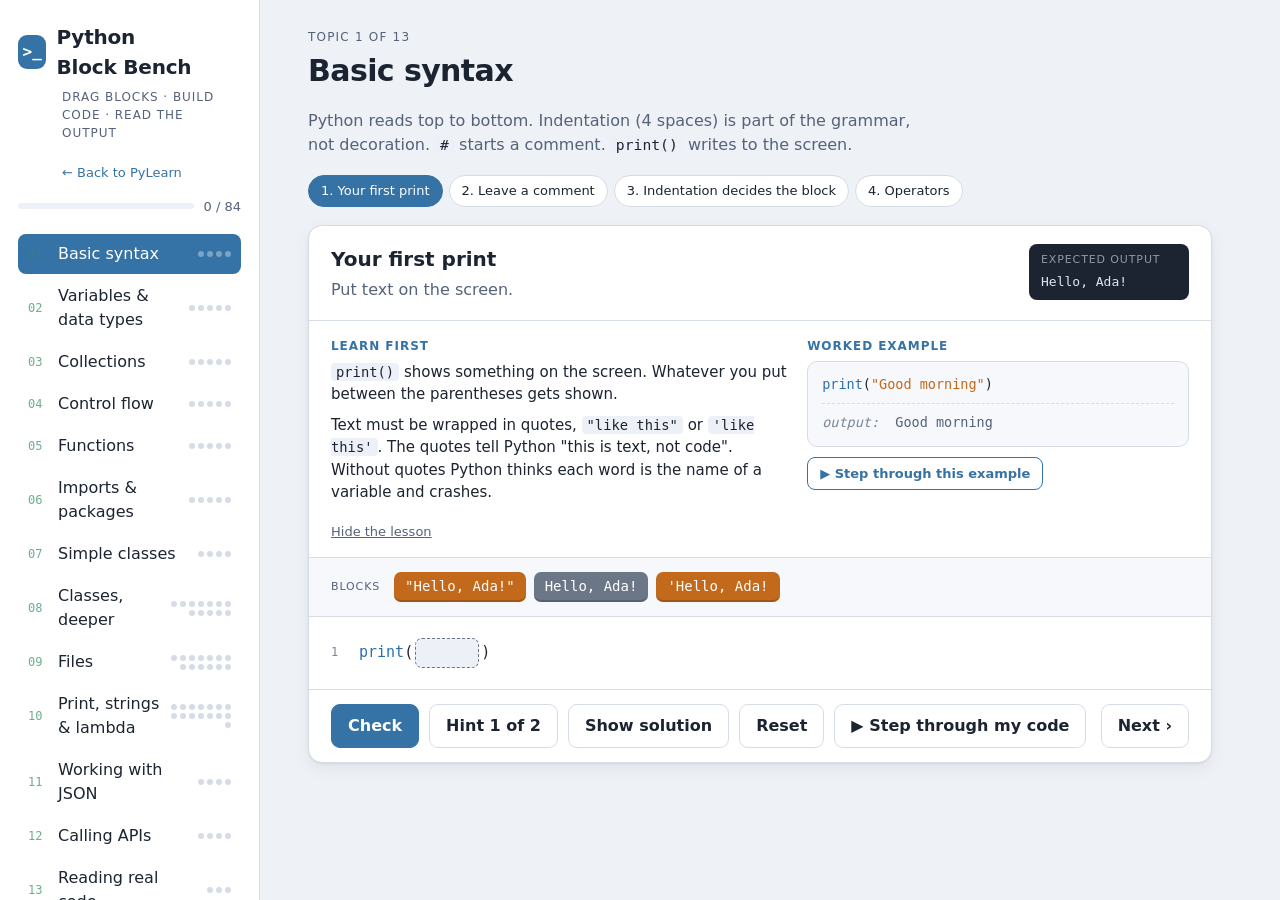
<file: docs/blocks/index.html>
<!doctype html>
<html lang="en">
<head>
<meta charset="utf-8">
<meta name="viewport" content="width=device-width, initial-scale=1">
<meta name="color-scheme" content="light dark">
<meta name="description" content="Python Block Bench: 84 drag-and-drop puzzles covering syntax, types, f-strings, collections, control flow, functions, imports, classes, inheritance, files, string methods, lambda, error handling, JSON and API calls. Step through any solution line by line.">
<title>Python Block Bench · PyLearn</title>
<link rel="icon" href="/pytor.webp">
</head>
<body>

<style>
:root{
  --bg:#EEF1F5; --panel:#FFFFFF; --panel2:#F6F8FB; --ink:#1B2430; --ink2:#55627A; --line:#D6DCE6;
  --accent:#3572A5; --accent-ink:#FFFFFF; --ok:#2E8B57; --ok-bg:#E4F4EA; --bad:#B4432F; --bad-bg:#FBE9E5;
  --kw:#7A4BC2; --str:#C2691B; --num:#2F8F5B; --fn:#2A6FB0; --punc:#6B7686; --name:#3B4A63; --cmt:#7B8797;
  --slot:#EDF1F7; --slot-hover:#DCE7F5; --term:#1B2430; --term-ink:#DDE6F0;
  --shadow:0 1px 2px rgba(20,30,50,.08),0 6px 18px rgba(20,30,50,.06);
}
@media (prefers-color-scheme: dark){
  :root:not([data-theme="light"]){
    --bg:#12161C; --panel:#1B2129; --panel2:#222A34; --ink:#E6EBF2; --ink2:#9AA7B8; --line:#2E3946;
    --accent:#6FA8DC; --accent-ink:#0F1620; --ok:#5CC48A; --ok-bg:#1B3327; --bad:#E58A78; --bad-bg:#3A231E;
    --kw:#B892F0; --str:#F0A86A; --num:#7DD3A0; --fn:#7FB6EC; --punc:#94A0B2; --name:#C9D3E0; --cmt:#7B8797;
    --slot:#28313D; --slot-hover:#34445A; --term:#0C1016; --term-ink:#DDE6F0;
    --shadow:0 1px 2px rgba(0,0,0,.4),0 6px 18px rgba(0,0,0,.35);
  }
}
:root[data-theme="dark"]{
  --bg:#12161C; --panel:#1B2129; --panel2:#222A34; --ink:#E6EBF2; --ink2:#9AA7B8; --line:#2E3946;
  --accent:#6FA8DC; --accent-ink:#0F1620; --ok:#5CC48A; --ok-bg:#1B3327; --bad:#E58A78; --bad-bg:#3A231E;
  --kw:#B892F0; --str:#F0A86A; --num:#7DD3A0; --fn:#7FB6EC; --punc:#94A0B2; --name:#C9D3E0; --cmt:#7B8797;
  --slot:#28313D; --slot-hover:#34445A; --term:#0C1016; --term-ink:#DDE6F0;
  --shadow:0 1px 2px rgba(0,0,0,.4),0 6px 18px rgba(0,0,0,.35);
}
*{box-sizing:border-box}
.back{display:inline-block;font-size:13px;color:var(--accent);text-decoration:none;margin:0 0 14px 44px}
.back:hover{text-decoration:underline}
@media (max-width:860px){.back{margin:0 0 8px}}
body{background:var(--bg);color:var(--ink);font-family:system-ui,-apple-system,"Segoe UI",Roboto,sans-serif;font-size:16px;line-height:1.5;margin:0}
h1,h2,h3{font-family:system-ui,-apple-system,"Segoe UI",Roboto,sans-serif;text-wrap:balance;margin:0}
code,.mono{font-family:ui-monospace,"Cascadia Code",Menlo,Consolas,monospace}
button{font:inherit;cursor:pointer}
:focus-visible{outline:2px solid var(--accent);outline-offset:2px}

.app{display:grid;grid-template-columns:260px 1fr;min-height:100vh}

.side{background:var(--panel);border-right:1px solid var(--line);padding:22px 18px;position:sticky;top:0;height:100vh;overflow:auto}
.brand{display:flex;align-items:center;gap:10px;margin-bottom:6px}
.logo{width:34px;height:34px;border-radius:9px;background:var(--accent);color:var(--accent-ink);display:grid;place-items:center;font-family:ui-monospace,"Cascadia Code",Menlo,Consolas,monospace;font-weight:600}
.brand h1{font-size:20px;font-weight:700;letter-spacing:-.01em}
.tag{font-size:12px;color:var(--ink2);text-transform:uppercase;letter-spacing:.08em;margin:0 0 18px 44px}
.total{display:flex;align-items:center;gap:10px;font-size:13px;color:var(--ink2);margin-bottom:18px}
.bar{flex:1;height:6px;background:var(--slot);border-radius:3px;overflow:hidden}
.bar i{display:block;height:100%;background:var(--ok);width:0;transition:width .3s}
.nav{display:flex;flex-direction:column;gap:2px}
.nav button{display:grid;grid-template-columns:22px 1fr auto;gap:8px;align-items:center;text-align:left;border:0;background:transparent;color:var(--ink);padding:8px 10px;border-radius:8px}
.nav button:hover{background:var(--panel2)}
.nav button.active{background:var(--accent);color:var(--accent-ink)}
.nav .n{font-family:ui-monospace,"Cascadia Code",Menlo,Consolas,monospace;font-size:12px;opacity:.7}
.nav .dots{display:flex;gap:3px;flex-wrap:wrap;justify-content:flex-end;max-width:63px}
.nav .dots i{width:6px;height:6px;border-radius:50%;background:var(--line);display:block}
.nav .dots i.done{background:var(--ok)}
.nav button.active .dots i{background:rgba(255,255,255,.35)}
.nav button.active .dots i.done{background:#fff}

.main{padding:28px clamp(16px,4vw,48px) 60px;max-width:1000px}
.sec-head{margin-bottom:18px}
.eyebrow{font-size:12px;text-transform:uppercase;letter-spacing:.1em;color:var(--ink2)}
.sec-head h2{font-size:30px;font-weight:700;letter-spacing:-.02em;margin:2px 0 8px}
.intro{color:var(--ink2);max-width:62ch}
.intro code{background:var(--slot);padding:1px 5px;border-radius:4px;font-size:.92em;color:var(--ink)}

.exlist{display:flex;gap:6px;flex-wrap:wrap;margin:16px 0 18px}
.exlist button{border:1px solid var(--line);background:var(--panel);color:var(--ink);border-radius:999px;padding:5px 12px;font-size:13px}
.exlist button.active{border-color:var(--accent);background:var(--accent);color:var(--accent-ink)}
.exlist button.done::before{content:"✓ ";color:var(--ok)}
.exlist button.active.done::before{color:var(--accent-ink)}

.card{background:var(--panel);border:1px solid var(--line);border-radius:14px;box-shadow:var(--shadow);overflow:hidden}
.goal{padding:18px 22px;border-bottom:1px solid var(--line);display:grid;grid-template-columns:1fr auto;gap:16px;align-items:start}
.goal h3{font-size:20px;font-weight:700}
.goal p{margin:4px 0 0;color:var(--ink2);max-width:62ch}
.want{background:var(--term);color:var(--term-ink);border-radius:8px;padding:8px 12px;font-size:13px;white-space:pre;min-width:160px}
.want b{display:block;font-family:system-ui,-apple-system,"Segoe UI",Roboto,sans-serif;font-weight:400;font-size:11px;text-transform:uppercase;letter-spacing:.08em;opacity:.6;margin-bottom:4px}
@media (max-width:640px){.goal{grid-template-columns:1fr}}

.teach{padding:16px 22px;border-bottom:1px solid var(--line);display:grid;grid-template-columns:1.2fr 1fr;gap:18px;background:var(--panel)}
@media (max-width:760px){.teach{grid-template-columns:1fr}}
.teach h4{margin:0 0 6px;font-size:12px;text-transform:uppercase;letter-spacing:.08em;color:var(--accent)}
.teach p{margin:0 0 8px;font-size:15px;max-width:60ch}
.teach p:last-child{margin-bottom:0}
.teach code{background:var(--slot);padding:1px 5px;border-radius:4px;font-size:.92em}
.teach .example{background:var(--panel2);border:1px solid var(--line);border-radius:10px;padding:12px 14px;font-family:ui-monospace,"Cascadia Code",Menlo,Consolas,monospace;font-size:13.5px;white-space:pre;overflow-x:auto;line-height:1.6}
.teach .example .outl{border-top:1px dashed var(--line);margin-top:8px;padding-top:8px;color:var(--ink2)}
.teach .example .outl::before{content:"output:  ";color:var(--cmt);font-style:italic}
.teach.collapsed .body{display:none}
.teach .toggle{border:0;background:transparent;color:var(--ink2);font-size:13px;padding:0;text-decoration:underline;justify-self:start}
.palette{padding:14px 22px;background:var(--panel2);border-bottom:1px solid var(--line);display:flex;flex-wrap:wrap;gap:8px;min-height:58px;align-items:center}
.palette .lbl{font-size:11px;text-transform:uppercase;letter-spacing:.08em;color:var(--ink2);margin-right:6px}
.chip{font-family:ui-monospace,"Cascadia Code",Menlo,Consolas,monospace;font-size:14px;padding:5px 11px;border-radius:7px;color:#fff;border:0;cursor:grab;user-select:none;box-shadow:inset 0 -2px 0 rgba(0,0,0,.18);white-space:pre;line-height:1.4}
.chip:active{cursor:grabbing}
.chip.sel{outline:3px solid var(--ink);outline-offset:1px}
.chip.kw{background:var(--kw)} .chip.str{background:var(--str)} .chip.num{background:var(--num)}
.chip.fn{background:var(--fn)} .chip.punc{background:var(--punc)} .chip.name{background:var(--name)}
.chip.lab{background:var(--panel);color:var(--ink);border:1.5px solid var(--accent);font-family:system-ui,-apple-system,"Segoe UI",Roboto,sans-serif;font-size:13px;box-shadow:none}
.palette.empty::after{content:"All blocks placed. Press Check.";font-size:13px;color:var(--ink2)}

.canvas{padding:18px 22px;overflow-x:auto}
.codeline{font-family:ui-monospace,"Cascadia Code",Menlo,Consolas,monospace;font-size:15px;line-height:2.1;white-space:pre;display:flex;align-items:center;min-height:36px}
.codeline .ln{width:28px;color:var(--cmt);font-size:12px;user-select:none;flex:none}
.k{color:var(--kw);font-weight:600}.s{color:var(--str)}.n{color:var(--num)}.f{color:var(--fn)}.c{color:var(--cmt);font-style:italic}
.slot{display:inline-flex;align-items:center;min-width:64px;height:30px;padding:0 6px;border-radius:7px;background:var(--slot);border:1.5px dashed var(--punc);vertical-align:middle;margin:0 2px}
.slot.over{background:var(--slot-hover);border-style:solid;border-color:var(--accent)}
.slot.filled{border:0;padding:0;background:transparent}
.slot.filled .chip{cursor:pointer}
.slot.right .chip{outline:2px solid var(--ok)}
.slot.wrong .chip{outline:2px solid var(--bad)}
.lspan{display:inline-flex;flex-direction:column;align-items:center;vertical-align:bottom;margin:0 2px}
.lspan .code{padding:0 3px;border-bottom:2px dashed var(--punc);border-radius:2px}
.lspan .slot{min-width:110px;height:26px;font-size:12px;margin-top:2px}
.lspan .chip.lab{padding:2px 8px;font-size:12px}
.lspan.right .code{border-bottom-color:var(--ok);background:var(--ok-bg)}
.lspan.wrong .code{border-bottom-color:var(--bad);background:var(--bad-bg)}
.lcode .codeline{line-height:1.6;align-items:flex-end;min-height:60px}

.plines{display:flex;flex-direction:column;gap:6px}
.pline{display:grid;grid-template-columns:auto 1fr auto;gap:10px;align-items:center;background:var(--panel2);border:1px solid var(--line);border-radius:9px;padding:4px 8px 4px 4px;cursor:grab}
.pline.over{border-color:var(--accent);border-style:dashed}
.pline .grip{color:var(--punc);padding:0 6px;user-select:none}
.pline .code{font-family:ui-monospace,"Cascadia Code",Menlo,Consolas,monospace;font-size:15px;white-space:pre}
.pline .code .ind{display:inline-block;background:repeating-linear-gradient(90deg,transparent 0 30px,var(--line) 30px 31px);border-radius:3px;height:1.4em;vertical-align:middle}
.pline .ctl{display:flex;gap:2px}
.pline .ctl button{border:1px solid var(--line);background:var(--panel);color:var(--ink);width:30px;height:28px;border-radius:6px;font-size:13px}
.pline.right{border-color:var(--ok);background:var(--ok-bg)}
.pline.wrong{border-color:var(--bad);background:var(--bad-bg)}

.actions{display:flex;gap:10px;align-items:center;padding:14px 22px;border-top:1px solid var(--line);flex-wrap:wrap}
.btn{border:1px solid var(--line);background:var(--panel);color:var(--ink);padding:9px 16px;border-radius:9px;font-weight:700}
.btn.primary{background:var(--accent);color:var(--accent-ink);border-color:var(--accent)}
.btn.next{margin-left:auto}
.fb{padding:0 22px 18px;display:none}
.fb.show{display:block}
.msg{border-radius:10px;padding:12px 14px;font-weight:700}
.msg.ok{background:var(--ok-bg);color:var(--ok)}
.msg.bad{background:var(--bad-bg);color:var(--bad)}
.why{margin-top:12px;display:grid;grid-template-columns:1fr 1fr;gap:12px}
@media (max-width:700px){.why{grid-template-columns:1fr}}
.why .box{background:var(--panel2);border:1px solid var(--line);border-radius:10px;padding:12px 14px}
.why .box h4{margin:0 0 6px;font-size:12px;text-transform:uppercase;letter-spacing:.08em;color:var(--ink2)}
.why .box p{margin:0;font-size:15px}
.why .box code{background:var(--slot);padding:1px 5px;border-radius:4px;font-size:.92em}
.term{background:var(--term);color:var(--term-ink);border-radius:10px;padding:12px 14px;font-family:ui-monospace,"Cascadia Code",Menlo,Consolas,monospace;font-size:14px;white-space:pre-wrap}
.term::before{content:"$ python main.py\A";color:#7B8797}
.hint{color:var(--ink2);font-size:14px;padding:0 22px 16px;display:none}
.hint.show{display:block}
.hint p{margin:4px 0;padding:8px 12px;background:var(--panel2);border-left:3px solid var(--accent);border-radius:0 8px 8px 0;color:var(--ink)}
.legend{display:flex;gap:12px;flex-wrap:wrap;margin-top:22px;font-size:12px;color:var(--ink2)}
.legend span{display:inline-flex;align-items:center;gap:5px}
.legend i{width:12px;height:12px;border-radius:3px;display:inline-block}
@media (prefers-reduced-motion: reduce){*{transition:none !important}}
@media (max-width:860px){
  .app{grid-template-columns:1fr}
  .side{position:static !important;height:auto !important;border-right:0;border-bottom:1px solid var(--line);padding:14px 16px 10px}
  .tag,.legend{display:none}
  .brand{margin-bottom:8px}
  .total{margin-bottom:10px}
  .nav{flex-direction:row;overflow-x:auto;gap:6px;padding-bottom:6px;scrollbar-width:thin}
  .nav button{grid-template-columns:auto auto;flex:none;padding:6px 10px;border:1px solid var(--line);white-space:nowrap;font-size:13px}
  .nav button .n{display:none}
  .main{padding:16px 12px 48px}
  .sec-head h2{font-size:24px}
  .goal,.palette,.canvas,.actions,.teach{padding-left:14px;padding-right:14px}
  .codeline{font-size:14px}
  .btn{padding:9px 12px}
  .btn.next{margin-left:0}
}
@media (pointer:coarse){ .chip{padding:8px 13px;font-size:15px} .slot{min-height:36px;min-width:72px} .pline .ctl button{width:36px;height:34px} .lspan .slot{min-height:30px} }
.touchnote{display:none;font-size:12px;color:var(--ink2);width:100%}
@media (pointer:coarse){ .touchnote{display:block} }
.pline .code{overflow-x:auto;max-width:100%}

/* ---------- Step-through ---------- */
.stepbtn{border:1px solid var(--accent);background:transparent;color:var(--accent);padding:6px 12px;border-radius:8px;font-size:13px;font-weight:700;margin-top:10px}
.stepbtn:hover{background:var(--accent);color:var(--accent-ink)}
.trace{border-top:1px solid var(--line);padding:16px 22px 20px;background:var(--panel2)}
.trace h4{margin:0 0 4px;font-size:12px;text-transform:uppercase;letter-spacing:.08em;color:var(--accent)}
.trace .tstatus{font-size:14px;color:var(--ink2);margin:0 0 10px}
.trace .tsay{font-size:15px;margin:0 0 12px;min-height:1.5em}
.trace .tsay b{color:var(--accent)}
.trace .tsay.err{color:var(--bad);font-weight:700}
.tgrid{display:grid;grid-template-columns:minmax(0,1.3fr) minmax(0,1fr);gap:14px}
@media (max-width:760px){.tgrid{grid-template-columns:1fr}}
.tcode{background:var(--panel);border:1px solid var(--line);border-radius:10px;padding:8px 0;overflow-x:auto}
.tline{font-family:ui-monospace,"Cascadia Code",Menlo,Consolas,monospace;font-size:14px;white-space:pre;line-height:1.7;padding:0 10px 0 0;display:flex;border-left:4px solid transparent}
.tline .tn{width:40px;text-align:right;padding-right:10px;color:var(--cmt);font-size:12px;flex:none;user-select:none}
.tline.prev{background:var(--slot)}
.tline.now{background:var(--slot-hover);border-left-color:var(--accent)}
.tline.now .tn::before{content:"▶ ";color:var(--accent)}
.tline.errl{background:var(--bad-bg);border-left-color:var(--bad)}
.tframes{display:flex;flex-direction:column;gap:10px}
.tframe{background:var(--panel);border:1px solid var(--line);border-radius:10px;overflow:hidden}
.tframe.top{border-color:var(--accent)}
.tframe .ft{font-size:12px;text-transform:uppercase;letter-spacing:.06em;color:var(--ink2);padding:6px 10px;border-bottom:1px solid var(--line);background:var(--panel2)}
.tframe.top .ft{color:var(--accent)}
.tvar{display:grid;grid-template-columns:auto 1fr;gap:4px 10px;padding:8px 10px;align-items:center}
.tvar .vn{font-family:ui-monospace,"Cascadia Code",Menlo,Consolas,monospace;font-size:13px;font-weight:700;color:var(--name)}
.tvar .vv{font-family:ui-monospace,"Cascadia Code",Menlo,Consolas,monospace;font-size:13px;background:var(--panel2);border:1px solid var(--line);border-radius:6px;padding:2px 8px;word-break:break-word;transition:background .4s}
.tvar .vv.chg{background:var(--ok-bg);border-color:var(--ok)}
.tvar .vv i{font-style:normal;font-family:system-ui,-apple-system,"Segoe UI",Roboto,sans-serif;font-size:11px;color:var(--ink2);margin-left:6px}
.tvar .none{grid-column:1/-1;font-size:13px;color:var(--ink2)}
.tout{margin-top:12px}
.tout .term{min-height:44px}
.tctl{display:flex;gap:6px;align-items:center;flex-wrap:wrap;margin-top:12px}
.tctl button{border:1px solid var(--line);background:var(--panel);color:var(--ink);border-radius:8px;padding:7px 12px;font-weight:700;min-width:44px}
.tctl button.primary{background:var(--accent);color:var(--accent-ink);border-color:var(--accent)}
.tctl input[type=range]{flex:1;min-width:120px;accent-color:var(--accent)}
.tctl .tc{font-size:13px;color:var(--ink2);min-width:90px;text-align:right}
</style>

<div class="app">
  <aside class="side">
    <div class="brand"><div class="logo">&gt;_</div><h1>Python Block Bench</h1></div>
    <p class="tag">drag blocks · build code · read the output</p>
    <a class="back" href="/">← Back to PyLearn</a>
    <div class="total"><div class="bar"><i id="totalbar"></i></div><span id="totaltxt">0 / 0</span></div>
    <nav class="nav" id="nav"></nav>
    <div class="legend">
      <span><i style="background:var(--kw)"></i>keyword</span><span><i style="background:var(--str)"></i>string</span>
      <span><i style="background:var(--num)"></i>number</span><span><i style="background:var(--fn)"></i>function / method</span>
      <span><i style="background:var(--name)"></i>name</span><span><i style="background:var(--punc)"></i>punctuation</span>
    </div>
  </aside>
  <main class="main">
    <div class="sec-head" id="sechead"></div>
    <div class="exlist" id="exlist"></div>
    <div class="card" id="card"></div>
  </main>
</div>

<script>
// ---------- Exercise data ----------
// Types: fill (drag blocks into ___ gaps), order (drag lines into order, set indent), label (drag labels onto code parts)
const SECTIONS = [
{ id:'syntax', title:'Basic syntax', intro:'Python reads top to bottom. Indentation (4 spaces) is part of the grammar, not decoration. <code>#</code> starts a comment. <code>print()</code> writes to the screen.', ex:[
 { t:'fill', title:'Your first print', goal:'Put text on the screen.', out:'Hello, Ada!',
   teach:'<p><code>print()</code> shows something on the screen. Whatever you put between the parentheses gets shown.</p><p>Text must be wrapped in quotes, <code>"like this"</code> or <code>\'like this\'</code>. The quotes tell Python "this is text, not code". Without quotes Python thinks each word is the name of a variable and crashes.</p>',
   ex:['print("Good morning")', 'Good morning'],
   code:['print(___)'], ans:[['"Hello, Ada!"',"'Hello, Ada!'"]], extra:['Hello, Ada!',"'Hello, Ada!"],
   hints:['Look at the example: the text sits inside quotes. Which block has a quote at the start AND the end?','The block that starts with " and ends with " is the only one Python accepts as text.'],
   why:'<code>print</code> is a function. The thing inside the parentheses is its argument. Quotes make it a string; without quotes Python looks for a variable named Hello and fails.' },
 { t:'fill', title:'Leave a comment', goal:'Make line 1 a note for humans so Python skips it.', out:'Runs',
   teach:'<p>A comment is a note in the code that Python ignores. It starts with the hash sign <code>#</code> and runs to the end of the line. You use comments to explain what code does.</p><p>Other languages use <code>//</code> or <code>/* */</code>. Python uses only <code>#</code>.</p>',
   ex:['# this is ignored\nprint("only this runs")', 'only this runs'],
   code:['___ This line is for humans only','print("Runs")'], ans:[['#']], extra:['//','--','/*'],
   hints:['In the example, which symbol starts the ignored line?','The hash sign, #. The others belong to other languages.'],
   why:'Everything after <code>#</code> on a line is ignored. Other languages use <code>//</code>; Python does not.' },
 { t:'order', title:'Indentation decides the block', goal:'Order the lines so "Expensive" prints only when the condition is true, and "Done" always prints.', out:'Expensive\nDone',
   teach:'<p>A line ending in a colon <code>:</code> opens a block. The lines that belong to it are pushed in by 4 spaces. That push is called indentation, and in Python it is not optional: it is how Python knows which lines are inside.</p><p>When the indentation goes back to the left edge, the block is over.</p><p>In this puzzle, use the ▸ button to push a line in, ◂ to pull it back.</p>',
   ex:['age = 20\nif age >= 18:\n    print("adult")\nprint("checked")', 'adult\nchecked'],
   lines:[['price = 120',0],['if price > 100:',0],['print("Expensive")',1],['print("Done")',0]],
   hints:['The variable must be created first. Then the if line with the colon. Which one line belongs inside the if?','Order: price, if, print("Expensive") pushed in once, print("Done") at the left edge.'],
   why:'The line indented under <code>if</code> belongs to it. The un-indented <code>print("Done")</code> is outside the if, so it always runs.' },
 { t:'fill', title:'Operators', goal:'Pick the operator that gives each result.', out:'3\n1\n8',
   teach:'<p>Python does maths with operators. The usual four: <code>+ - * /</code>. Three less familiar ones matter too:</p><p><code>//</code> divides and throws away the decimal part (7 // 2 is 3).<br><code>%</code> gives the remainder after division (7 % 2 is 1, because 2 fits three times with 1 left).<br><code>**</code> is "to the power of" (2 ** 3 is 2×2×2 = 8).</p>',
   ex:['print(9 / 2)\nprint(9 // 2)\nprint(9 % 2)\nprint(3 ** 2)', '4.5\n4\n1\n9'],
   code:['print(7 ___ 2)   # 3','print(7 ___ 2)   # 1','print(2 ___ 3)   # 8'], ans:[['//'],['%'],['**']], extra:['/','*','+'],
   hints:['Line 1 wants 3 from 7 and 2: that is division without the decimal. Line 2 wants the leftover. Line 3 wants a power.','Line 1: //. Line 2: %. Line 3: **.'],
   why:'<code>7 // 2</code> drops the decimal (3). <code>7 % 2</code> gives what is left over (1). <code>2 ** 3</code> is 2 to the power 3 (8). Plain <code>/</code> would give 3.5.' },
]},
{ id:'vars', title:'Variables & data types', intro:'A variable is a name pointing at a value. <code>=</code> assigns. Every value has a type: <code>str</code> text, <code>int</code> whole number, <code>float</code> decimal, <code>bool</code> True/False, <code>None</code> nothing. f-strings put values inside text.', ex:[
 { t:'fill', title:'Assign and inspect', goal:'Store a value under a name, then ask Python what type it is.', out:"<class 'int'>",
   teach:'<p>A variable is a name that holds a value. You create one with a single equals sign: <code>name = value</code>. Read it as "name becomes value".</p><p>Every value has a type. <code>type(x)</code> is a function that tells you the type of x. A whole number is an <code>int</code>.</p><p>Careful: <code>==</code> (two signs) means "is equal to?", a question. <code>=</code> (one sign) stores.</p>',
   ex:['city = "Bergen"\nprint(type(city))', "<class 'str'>"],
   code:['points ___ 42','print(___(points))'], ans:[['='],['type']], extra:['==','str','print'],
   hints:['Storing a value uses one equals sign. The function that reports a type is named in the example.','Line 1: =. Line 2: type.'],
   why:'One <code>=</code> assigns. Two <code>==</code> compares. <code>type()</code> returns the class of a value.' },
 { t:'fill', title:'Five types', goal:'Give each variable a value of the type written in the comment after it.', out:"MNQ 21 20.25 True None",
   teach:'<p>The five basic types:</p><p><code>str</code> text, always in quotes: <code>"MNQ"</code>. Note <code>"20"</code> in quotes is text, not a number.<br><code>int</code> whole number, no quotes: <code>20</code>.<br><code>float</code> number with a decimal point: <code>20.25</code>.<br><code>bool</code> only two values, <code>True</code> or <code>False</code>, capital first letter.<br><code>None</code> means "no value here", capital N.</p>',
   ex:['a = "hi"     # str\nb = 3        # int\nc = 3.5      # float\nd = False    # bool\ne = None     # None\nprint(a, b, c, d, e)', 'hi 3 3.5 False None'],
   code:['symbol = ___     # str','qty = ___        # int','price = ___      # float','live = ___       # bool','fill = ___       # None','print(symbol, qty + 1, price, live, fill)'],
   ans:[['"MNQ"'],['20'],['20.25'],['True'],['None']], extra:['"20"','true','null'],
   hints:['Quotes = str. No decimal point = int. Decimal point = float. Capital True = bool. None is spelled with capital N. The lowercase true and null are not Python.','"MNQ", 20, 20.25, True, None.'],
   why:'<code>"20"</code> in quotes is a string, not a number. Python spells booleans <code>True</code>/<code>False</code> with a capital, and nothing is <code>None</code>. JSON uses <code>true</code>/<code>null</code>; Python does not.' },
 { t:'fill', title:'Your first f-string', goal:'Build one sentence from two variables.', out:'MNQ trades at 20125.5',
   teach:'<p>An f-string is text with variables pasted into it. Put the letter <code>f</code> right before the opening quote, then write the variable name inside curly braces <code>{ }</code>.</p><p><code>f"Hello {name}"</code> becomes <code>Hello Ada</code> if name holds "Ada". Without the <code>f</code>, Python prints the braces literally: <code>Hello {name}</code>.</p>',
   ex:['city = "Oslo"\ntemp = 14\nprint(f"{city} is {temp} degrees")', 'Oslo is 14 degrees'],
   code:['symbol = "MNQ"','price = 20125.5','print(___"___ trades at ___")'], ans:[['f'],['{symbol}'],['{price}']], extra:['symbol','"price"','$'],
   hints:['The first gap is the single letter that goes before the quote. The other two gaps are variable names inside curly braces.','f, then {symbol}, then {price}.'],
   why:'<code>f"..."</code> is a formatted string. Anything inside <code>{ }</code> is Python code evaluated and pasted in as text. Without the <code>f</code>, the braces print literally.' },
 { t:'fill', title:'Format numbers inside f-strings', goal:'Show pnl with 2 decimals and wr as a percentage with 1 decimal.', out:'PnL: 1234.50 | Win rate: 62.3%',
   teach:'<p>Inside the braces you can add a colon and a format code to control how a number looks.</p><p><code>{x:.2f}</code> shows x with exactly 2 decimals (the f means fixed decimal).<br><code>{x:.1%}</code> multiplies by 100, adds a % sign, keeps 1 decimal.<br>The number after the dot is how many decimals you want.</p>',
   ex:['price = 3.14159\nshare = 0.5\nprint(f"{price:.1f} and {share:.0%}")', '3.1 and 50%'],
   code:['pnl = 1234.5','wr = 0.6234','print(f"PnL: {pnl___} | Win rate: {wr___}")'], ans:[[':.2f'],[':.1%']], extra:[':.2%',':d',':.1f'],
   hints:['1234.50 has 2 decimals and no % sign. 62.3% has 1 decimal and a % sign.','pnl gets :.2f. wr gets :.1%.'],
   why:'<code>{pnl:.2f}</code> means fixed-point with 2 decimals. <code>{wr:.1%}</code> multiplies by 100, adds %, keeps 1 decimal. This is how you make reports readable.' },
 { t:'order', title:'Values flow downward', goal:'Each line uses the one above it. Put them in an order that runs.', out:'HI ADA',
   teach:'<p>Python runs lines top to bottom. A variable only exists after the line that creates it has run. So if line 3 uses <code>greeting</code>, the line that creates <code>greeting</code> must come earlier.</p><p><code>.upper()</code> is a method on text: <code>"abc".upper()</code> gives <code>"ABC"</code>.</p>',
   ex:['word = "go"\nloud = word.upper()\nprint(loud)', 'GO'],
   lines:[['name = "Ada"',0],['greeting = f"Hi {name}"',0],['shout = greeting.upper()',0],['print(shout)',0]],
   hints:['Which line needs nothing? That goes first. Then find the line that uses only what already exists.','name, greeting, shout, print. Nothing is indented.'],
   why:'A variable must exist before you use it. <code>greeting</code> needs <code>name</code>; <code>shout</code> needs <code>greeting</code>.' },
]},
{ id:'collections', title:'Collections', intro:'Lists <code>[]</code> are ordered and changeable. Dicts <code>{}</code> map keys to values. Tuples <code>()</code> are ordered but frozen. Sets <code>{}</code> hold unique items only. API responses are almost always dicts and lists nested together.', ex:[
 { t:'fill', title:'A list, and picking from it', goal:'Wrap the items in list brackets, then fetch the first one.', out:"['MNQ', 'MGC', 'MES']\nMNQ",
   teach:'<p>A list holds several values in order. You write it with square brackets and commas: <code>[10, 20, 30]</code>.</p><p>You pick one item with its position in square brackets. Positions start at 0, not 1: <code>nums[0]</code> is the first item, <code>nums[1]</code> the second.</p>',
   ex:['colors = ["red", "green", "blue"]\nprint(colors[1])', 'green'],
   code:['symbols = ___"MNQ", "MGC", "MES"___','print(symbols)','print(symbols[___])'], ans:[['['],[']'],['0']], extra:['(',')','1'],
   hints:['Lists use square brackets. The first item is at position zero.','[ and ] around the items, then 0 for the first item.'],
   why:'Square brackets make a list. <code>symbols[0]</code> is the first item because Python indexes from zero. <code>symbols[1]</code> would be MGC.' },
 { t:'fill', title:'A dictionary lookup', goal:'Look up a value by its key.', out:'MNQ',
   teach:'<p>A dictionary stores pairs: a key and its value, like a real dictionary maps a word to a meaning. You write it with curly braces: <code>{"key": value}</code>.</p><p>To get a value, put the key in square brackets: <code>d["key"]</code>. Keys are usually text, so they keep their quotes. <code>d[key]</code> without quotes would look for a variable called key.</p>',
   ex:['person = {"name": "Ola", "age": 30}\nprint(person["age"])', '30'],
   code:['trade = {"symbol": "MNQ", "qty": 2}','print(trade[___])'], ans:[['"symbol"']], extra:['symbol','0','"MNQ"'],
   hints:['You want the value MNQ. Which key is it stored under? Write the key exactly as it appears in the dict, quotes included.','"symbol", with quotes.'],
   why:'A dict has no positions, only keys. <code>trade["symbol"]</code> asks for the value stored under the string key.' },
 { t:'fill', title:'Tuple and set', goal:'Make point a tuple and tags a set.', out:'(1, 2) 2',
   teach:'<p>A tuple is like a list but frozen: once made it cannot change. Round brackets: <code>(1, 2)</code>. Use it for fixed pairs like coordinates.</p><p>A set is a bag of unique items: duplicates vanish. Curly braces with no colons: <code>{"a", "b"}</code>. <code>len()</code> counts items in any collection.</p>',
   ex:['pair = (3, 4)\nletters = {"x", "y", "x"}\nprint(len(letters))', '2'],
   code:['point = ___1, 2___','tags = ___"a", "b", "a"___','print(point, len(tags))'], ans:[['('],[')'],['{'],['}']], extra:['[',']'],
   hints:['Tuples use round brackets, sets use curly braces. The output 2 shows the duplicate "a" was dropped, which only a set does.','( ) around 1, 2 and { } around the strings.'],
   why:'<code>(1, 2)</code> cannot be changed after creation. <code>{"a","b","a"}</code> keeps one "a", so <code>len</code> is 2.' },
 { t:'order', title:'Build a list step by step', goal:'Start empty, add two prices in order, print.', out:'[100, 105]',
   teach:'<p><code>[]</code> is an empty list. <code>mylist.append(x)</code> adds x to the end. The list must exist before you can append to it, and the order you append is the order you get.</p>',
   ex:['names = []\nnames.append("a")\nnames.append("b")\nprint(names)', "['a', 'b']"],
   lines:[['prices = []',0],['prices.append(100)',0],['prices.append(105)',0],['print(prices)',0]],
   hints:['Create the empty list first. The output shows 100 before 105, so which append comes first?','prices = [], append(100), append(105), print.'],
   why:'<code>.append()</code> adds to the end. Appending 100 then 105 gives <code>[100, 105]</code>.' },
 { t:'fill', title:'Loop over a dict', goal:'Walk through every key/value pair.', out:'symbol -> MNQ\nqty -> 2',
   teach:'<p>A <code>for</code> loop repeats its indented body once per item. To loop over a dictionary\'s pairs, call <code>.items()</code> on it. Each round gives you two names: the key and the value.</p><p><code>.keys()</code> would give only keys, <code>.values()</code> only values.</p>',
   ex:['ages = {"Ola": 30, "Kari": 28}\nfor name, age in ages.items():\n    print(name, age)', 'Ola 30\nKari 28'],
   code:['trade = {"symbol": "MNQ", "qty": 2}','for key, value in trade___():','    print(f"{key} -> {value}")'], ans:[['.items']], extra:['.keys','.values','.pairs'],
   hints:['The loop names two things, key and value. Which method gives both at once?','.items'],
   why:'<code>.items()</code> yields (key, value) pairs. This loop is how you inspect any API response.' },
]},
{ id:'flow', title:'Control flow', intro:'<code>if / elif / else</code> pick a branch. <code>for</code> repeats over a collection. <code>while</code> repeats until a condition turns false. <code>break</code> leaves the loop, <code>continue</code> skips to the next round.', ex:[
 { t:'fill', title:'Three branches', goal:'Complete the chain: if, else-if, else.', out:'Flat',
   teach:'<p><code>if</code> checks a condition. <code>elif</code> ("else if") checks another one only if the first was false. <code>else</code> catches everything left over and has no condition. Only one branch runs.</p>',
   ex:['temp = 5\nif temp > 20:\n    print("warm")\nelif temp > 0:\n    print("cool")\nelse:\n    print("freezing")', 'cool'],
   code:['pnl = 0','if pnl > 0:','    print("Green")','___ pnl == 0:','    print("Flat")','___:','    print("Red")'], ans:[['elif'],['else']], extra:['else if','elseif','then'],
   hints:['Python writes "else if" as one short word. The final catch-all has no condition.','elif, then else.'],
   why:'<code>elif</code> is Python\'s "else if". <code>else</code> takes no condition. Only the first true branch runs.' },
 { t:'order', title:'A for loop with a body', goal:'Print each symbol, then print done once.', out:'MNQ\nMGC\ndone',
   teach:'<p><code>for s in symbols:</code> runs the indented lines once for each item, with <code>s</code> holding the current item. A line at the left edge after the loop runs once, after the loop is finished.</p>',
   ex:['for n in [1, 2]:\n    print(n)\nprint("end")', '1\n2\nend'],
   lines:[['symbols = ["MNQ", "MGC"]',0],['for s in symbols:',0],['print(s)',1],['print("done")',0]],
   hints:['The list must exist before the loop. Only the line that repeats goes inside (indented).','symbols, for, print(s) indented once, print("done") at the edge.'],
   why:'The indented line runs once per item. The un-indented <code>print("done")</code> runs after the loop finishes.' },
 { t:'fill', title:'Count down with while', goal:'Loop while n is above zero, printing and shrinking n each round.', out:'3\n2\n1',
   teach:'<p><code>while condition:</code> repeats its body as long as the condition is true. Something inside must change the condition or the loop never ends.</p><p><code>n -= 1</code> is shorthand for <code>n = n - 1</code>. <code>n += 1</code> adds one.</p>',
   ex:['n = 0\nwhile n < 2:\n    print(n)\n    n += 1', '0\n1'],
   code:['n = 3','while n ___ 0:','    print(n)','    n ___ 1'], ans:[['>'],['-=']], extra:['<','=-','+='],
   hints:['n starts at 3 and must keep going while it is bigger than 0. Each round n must get smaller.','> and -=.'],
   why:'<code>while</code> re-checks the condition every round. <code>n -= 1</code> shrinks n. Forget it and the loop never ends.' },
 { t:'fill', title:'break and continue', goal:'Skip even numbers, stop once n passes 7.', out:'1\n3\n5\n7',
   teach:'<p>Two words control a loop from inside.</p><p><code>continue</code> skips the rest of this round and jumps to the next item.<br><code>break</code> stops the whole loop immediately.</p><p><code>range(10)</code> gives 0,1,2,...,9. <code>n % 2 == 0</code> is true for even numbers.</p>',
   ex:['for n in range(5):\n    if n == 1:\n        continue\n    if n == 3:\n        break\n    print(n)', '0\n2'],
   code:['for n in range(10):','    if n % 2 == 0:','        ___','    if n > 7:','        ___','    print(n)'], ans:[['continue'],['break']], extra:['pass','stop','skip'],
   hints:['Even numbers should be skipped, not stop the loop. Passing 7 should end everything.','continue for the even check, break for n > 7.'],
   why:'<code>continue</code> jumps to the next n without printing. <code>break</code> exits the whole loop at n = 9.' },
 { t:'order', title:'Nested indentation', goal:'An if inside a for. Two levels of indent.', out:'big: 150\nbig: 200\nend',
   teach:'<p>Blocks can sit inside blocks. Each colon opens a new level, and each level is pushed in by 4 more spaces. An <code>if</code> inside a <code>for</code> is indented once; the line inside that <code>if</code> is indented twice.</p>',
   ex:['for x in [1, 5]:\n    if x > 3:\n        print("large")\nprint("done")', 'large\ndone'],
   lines:[['for p in [50, 150, 200]:',0],['if p > 100:',1],['print(f"big: {p}")',2],['print("end")',0]],
   hints:['for at the edge. The if is inside the for (one push). The print is inside the if (two pushes). "end" is outside everything.','Indents: 0, 1, 2, 0 in that order.'],
   why:'Each colon opens a block, and each block indents one more level. <code>print("end")</code> at level 0 is outside both.' },
]},
{ id:'functions', title:'Functions', intro:'<code>def</code> defines a function. The names in the parentheses are <b>parameters</b> (placeholders). The values you pass when calling are <b>arguments</b>. <code>return</code> sends a value back to the caller.', ex:[
 { t:'fill', title:'Define, return, call', goal:'Write a function that takes a name and returns a greeting, then call it.', out:'Hi Ada',
   teach:'<p>A function is a named, reusable block of code. <code>def greet(name):</code> defines one called greet. The <code>name</code> in the parentheses is a <b>parameter</b>: a placeholder for whatever value comes in.</p><p><code>return</code> sends a result back out. Calling <code>greet("Ada")</code> runs the function with name = "Ada". That "Ada" is the <b>argument</b>: the real value you pass.</p><p>Parameter = the slot. Argument = what you put in the slot.</p>',
   ex:['def double(x):\n    return x * 2\n\nprint(double(21))', '42'],
   code:['___ greet(name):','    ___ f"Hi {name}"','print(greet(___))'], ans:[['def'],['return'],['"Ada"']], extra:['function','print','name'],
   hints:['Line 1 starts a definition. Line 2 sends the result out. Line 3 passes a real value in, and it is text.','def, return, "Ada" with quotes.'],
   why:'<code>name</code> is the parameter. <code>"Ada"</code> is the argument. <code>return</code> hands the result to <code>print</code>.' },
 { t:'label', title:'Name the parts', goal:'Drag each label onto the matching part of the code.',
   teach:'<p>Read the code below in two halves. The <code>def</code> line is the <b>definition</b>: its name, its parameters, and any default values (<code>pct=0.01</code> means "if nobody gives pct, use 0.01").</p><p>The last line is the <b>call</b>: the function name followed by arguments. <code>50000</code> is a positional argument (matched by position to balance). <code>pct=0.02</code> is a keyword argument (matched by name).</p>',
   ex:['def area(w, h=1):\n    return w * h\n\nprint(area(4, h=3))', '12'],
   code:'def [[fname|risk]]([[param|balance]], [[default|pct=0.01]]):\n    [[ret|return balance * pct]]\n\nloss = [[call|risk]]([[arg|50000]], [[kwarg|pct=0.02]])',
   labels:[{k:'fname',t:'function name'},{k:'param',t:'parameter'},{k:'default',t:'default argument'},{k:'ret',t:'return statement'},{k:'call',t:'function call'},{k:'arg',t:'positional argument'},{k:'kwarg',t:'keyword argument'}], extra:['import','method'],
   hints:['Things on the def line are about defining. Things on the loss = line are about calling. name=value in a call is a keyword argument.','Line 1: function name, parameter, default argument. Line 2: return statement. Line 4: function call, positional argument, keyword argument.'],
   why:'<code>balance</code> and <code>pct</code> are parameters. <code>50000</code> is passed by position, <code>pct=0.02</code> by keyword. The default is used only when the caller leaves pct out.' },
 { t:'fill', title:'Default arguments', goal:'Give risk a default of 0.01, call once with the default and once overriding it.', out:'500.0\n1000.0',
   teach:'<p>A parameter can have a default: <code>def f(a, b=5):</code>. Now <code>f(1)</code> uses b = 5, and <code>f(1, 9)</code> uses b = 9. Defaults make the common case short.</p><p>Do the maths: 50000 × 0.01 = 500.0.</p>',
   ex:['def total(price, tax=0.25):\n    return price * (1 + tax)\n\nprint(total(100))\nprint(total(100, 0.0))', '125.0\n100.0'],
   code:['def size(balance, risk=___):','    return balance * risk','print(size(50000))','print(size(50000, ___))'], ans:[['0.01'],['0.02']], extra:['0.1','1','risk'],
   hints:['50000 times what gives 500.0? That is the default. 50000 times what gives 1000.0? That is the override.','0.01 then 0.02.'],
   why:'<code>size(50000)</code> uses the default, 50000 × 0.01 = 500.0. <code>size(50000, 0.02)</code> overrides it.' },
 { t:'fill', title:'return, not print', goal:'Make add give its result back so total can hold it.', out:'5',
   teach:'<p><code>print</code> shows a value on screen and then it is gone. <code>return</code> hands the value back to whoever called the function, so it can be stored in a variable or used further.</p><p>A function with no return gives back <code>None</code>. So <code>total = add(2, 3)</code> only works if add returns.</p>',
   ex:['def square(n):\n    return n * n\n\nresult = square(4)\nprint(result + 1)', '17'],
   code:['def add(a, b):','    ___ a + b','total = add(2, 3)','print(total)'], ans:[['return']], extra:['print','yield','give'],
   hints:['Line 3 stores the result in total. For that to work, the function must send the value back, not just show it.','return'],
   why:'If the function only printed, <code>total</code> would be <code>None</code>. <code>return</code> makes a function usable as a value.' },
 { t:'order', title:'Define before you call', goal:'Python must have seen the def before the call runs.', out:'MNQ: 2 contracts',
   teach:'<p>The def and its indented body come first. The call comes after, at the left edge. Arguments fill parameters left to right: in <code>show("MNQ", 2)</code>, symbol becomes "MNQ" and qty becomes 2.</p>',
   ex:['def hello(who):\n    print(f"hello {who}")\n\nhello("world")', 'hello world'],
   lines:[['def show(symbol, qty):',0],['print(f"{symbol}: {qty} contracts")',1],['show("MNQ", 2)',0]],
   hints:['def first, its body pushed in, then the call at the edge.','def (0), print (1), show (0).'],
   why:'The body is indented under def. The call at level 0 comes after.' },
]},
{ id:'imports', title:'Imports & packages', intro:'<code>import x</code> loads a module; you then write <code>x.thing</code>. <code>from x import thing</code> loads just that name. <code>pip install</code> runs in the terminal, not in Python, and fetches packages that are not built in.', ex:[
 { t:'fill', title:'import a module', goal:'Load the math module, then use a function from it.', out:'4.0',
   teach:'<p>A module is a file of ready-made code. <code>import math</code> loads the built-in math module. After that you reach its contents with a dot: <code>math.sqrt(16)</code> means "the sqrt function inside math".</p>',
   ex:['import random\nprint(random.choice(["a", "a", "a"]))', 'a'],
   code:['___ math','print(math.___(16))'], ans:[['import'],['sqrt']], extra:['include','require','root'],
   hints:['The keyword that loads a module is in the example. sqrt is short for square root.','import, then sqrt.'],
   why:'After <code>import math</code> everything inside lives under the <code>math.</code> prefix.' },
 { t:'fill', title:'from ... import ...', goal:'Pull sqrt directly into your file so you can call it without the prefix.', out:'4.0',
   teach:'<p><code>from math import sqrt</code> copies just one name out of the module. Now you write <code>sqrt(16)</code> with no <code>math.</code> in front. The trade-off: <code>math.pi</code> is not available, because you never imported math itself.</p>',
   ex:['from random import choice\nprint(choice(["b"]))', 'b'],
   code:['from math ___ sqrt','print(___(16))'], ans:[['import'],['sqrt']], extra:['math.sqrt','get','load'],
   hints:['The pattern is from X import Y. After that, Y is used bare, no prefix.','import, then sqrt (not math.sqrt).'],
   why:'<code>from math import sqrt</code> copies one name. Now <code>sqrt(16)</code> works and <code>math.sqrt</code> would fail.' },
 { t:'fill', title:'Aliases', goal:'Give a long module a short nickname.', out:'2.3.0',
   teach:'<p><code>import pandas as pd</code> loads pandas but lets you call it <code>pd</code>. It only changes the name you type. You will see <code>as pd</code> and <code>as np</code> (numpy) in almost every data script.</p>',
   ex:['import datetime as dt\nprint(dt.date(2026, 9, 7).year)', '2026'],
   code:['import pandas ___ pd','print(pd.__version__)'], ans:[['as']], extra:['alias','=','->'],
   hints:['A two-letter keyword between the module and its nickname.','as'],
   why:'<code>as pd</code> is convention for pandas. It only changes the name you type.' },
 { t:'fill', title:'Installing a package', goal:'This is a terminal command, not Python. Install the requests library.', out:'Successfully installed certifi charset-normalizer idna requests urllib3 (versions vary)',
   teach:'<p>Modules like math come with Python. Others, like requests or openai, must be downloaded first. The tool for that is <code>pip</code>, and you run it in the terminal, not inside a .py file:</p><p><code>pip install openai</code></p><p>After that, <code>import openai</code> works in your Python code.</p>',
   ex:['pip install numpy', 'Successfully installed numpy-2.1.0'],
   code:['___ install requests'], ans:[['pip']], extra:['import','python','apt'],
   hints:['The Python package installer, three letters, shown in the example.','pip'],
   why:'<code>pip</code> downloads packages from PyPI. Install name and import name usually match but not always.' },
 { t:'order', title:'Import, then use', goal:'Imports go at the top. Nothing can use json before it is imported.', out:'{"qty": 2}',
   teach:'<p>Convention and necessity agree: all imports go at the top of the file. A line that uses <code>json.dumps</code> will crash if the import has not run yet. <code>json.dumps(d)</code> turns a dict into JSON text.</p>',
   ex:['import math\nprint(math.floor(2.7))', '2'],
   lines:[['import json',0],['trade = {"qty": 2}',0],['text = json.dumps(trade)',0],['print(text)',0]],
   hints:['Import first. Then create the dict. Then convert it. Then print the converted text.','import, trade, text, print.'],
   why:'<code>json.dumps</code> turns a dict into a JSON string. The import must run first.' },
]},
{ id:'classes', title:'Simple classes', intro:'A class is a blueprint. An object is one thing built from it. <code>__init__</code> runs when you build one. <code>self</code> is the object itself. Methods are functions that live on the class.', ex:[
 { t:'fill', title:'Blueprint and constructor', goal:'Define a Bot class whose constructor stores the name on the object.', out:'Drift',
   teach:'<p>A class is a blueprint for objects. <code>class Bot:</code> starts one.</p><p>Inside, <code>def __init__(self, name):</code> is the constructor: the function that runs when you build an object with <code>Bot("Drift")</code>. Two underscores each side of init.</p><p><code>self</code> means "this particular object". <code>self.name = name</code> saves the incoming name onto the object, so later <code>bot.name</code> gives it back.</p>',
   ex:['class Dog:\n    def __init__(self, sound):\n        self.sound = sound\n\nrex = Dog("woof")\nprint(rex.sound)', 'woof'],
   code:['___ Bot:','    def ___(self, name):','        ___.name = name','','bot = Bot("Drift")','print(bot.name)'], ans:[['class'],['__init__'],['self']], extra:['def','init','this'],
   hints:['Line 1 opens a blueprint. Line 2 is the constructor with underscores. Line 3 stores onto "this object".','class, __init__, self.'],
   why:'<code>Bot("Drift")</code> calls <code>__init__</code> with self = the new object and name = "Drift".' },
 { t:'fill', title:'A method', goal:'Add a method that uses the stored name, then call it on the object.', out:'I am Drift',
   teach:'<p>A method is a function defined inside a class. Its first parameter is always <code>self</code>, so it can reach the object\'s data (<code>self.name</code>).</p><p>You call it with a dot on the object: <code>bot.hello()</code>. You do not pass self yourself; Python fills it in with bot.</p>',
   ex:['class Dog:\n    def __init__(self, sound):\n        self.sound = sound\n    def speak(self):\n        return self.sound * 2\n\nrex = Dog("woof")\nprint(rex.speak())', 'woofwoof'],
   code:['class Bot:','    def __init__(self, name):','        self.name = name','    def hello(___):','        return f"I am {self.name}"','','bot = Bot("Drift")','print(bot.___())'], ans:[['self'],['hello']], extra:['name','bot','this'],
   hints:['Every method starts with the same first parameter. The last line calls the method by its name after the dot.','self, then hello.'],
   why:'<code>bot.hello()</code> means "call hello with self = bot". That is why <code>self.name</code> knows which bot it is.' },
 { t:'label', title:'Name the parts', goal:'Drag each label onto the matching part.',
   teach:'<p>Vocabulary check. <b>class</b>: the blueprint keyword. <b>constructor</b>: <code>__init__</code>. <b>self</b>: the object being built. <b>attribute</b>: data stored on the object (<code>self.balance</code>). <b>object</b> (or instance): one thing built from the class, here <code>acct</code>. <b>attribute access</b>: reading data off an object with a dot.</p>',
   ex:['class Car:\n    def __init__(self, km):\n        self.km = km\n\nmine = Car(120000)\nprint(mine.km)', '120000'],
   code:'[[cls|class]] Account:\n    def [[init|__init__]]([[self|self]], balance):\n        [[attr|self.balance]] = balance\n\n[[obj|acct]] = Account(50000)\nprint([[mcall|acct.balance]])',
   labels:[{k:'cls',t:'class keyword'},{k:'init',t:'constructor'},{k:'self',t:'self'},{k:'attr',t:'attribute'},{k:'obj',t:'object (instance)'},{k:'mcall',t:'attribute access'}], extra:['parameter','import'],
   hints:['The name on the left of = after the class block is the object. Reading .balance off it is attribute access.','class keyword, constructor, self, attribute, object, attribute access, top to bottom.'],
   why:'<code>Account</code> is the class, <code>acct</code> is one object. In the OpenAI snippet, <code>client = OpenAI()</code> is exactly this.' },
 { t:'order', title:'Class, then object, then use', goal:'Order so the class exists before you build from it.', out:'MNQ',
   teach:'<p>Inside a class, the def is indented once and the def\'s body twice. After the class block ends (back at the left edge), you can build an object and read its attribute.</p>',
   ex:['class Cat:\n    def __init__(self, n):\n        self.n = n\n\nc = Cat(9)\nprint(c.n)', '9'],
   lines:[['class Trade:',0],['def __init__(self, symbol):',1],['self.symbol = symbol',2],['t = Trade("MNQ")',0],['print(t.symbol)',0]],
   hints:['class at the edge, def pushed in once, self.symbol pushed in twice, then the two using lines at the edge.','Indents 0, 1, 2, 0, 0.'],
   why:'The class body is indented once, the method body twice. Only after the class is complete can <code>Trade("MNQ")</code> build an object.' },
]},
{ id:'oop', title:'Classes, deeper', intro:'Inheritance lets one class reuse another: <code>class Dog(Animal):</code> gets everything Animal has. <code>super()</code> reaches the parent. A child can replace a parent method with its own (override), so one call gives different behaviour per class: that is polymorphism. Magic methods like <code>__str__</code> and <code>__len__</code> plug your class into <code>print()</code> and <code>len()</code>.', ex:[
 { t:'fill', title:'Inherit from a parent', goal:'Make Dog a child of Animal, then call a method Dog never defined itself.', out:'Rex is an animal',
   teach:'<p>Inheritance means "this class is a kind of that class". Write the parent in brackets after the class name: <code>class Dog(Animal):</code>. Dog now has every method Animal has, without writing them again.</p><p><code>pass</code> means "nothing more to add here". It keeps an empty block legal.</p>',
   ex:['class Vehicle:\n    def wheels(self):\n        return 4\n\nclass Car(Vehicle):\n    pass\n\nprint(Car().wheels())', '4'],
   code:['class Animal:','    def __init__(self, name):','        self.name = name','    def describe(self):','        return f"{self.name} is an animal"','','class Dog(___):','    pass','','rex = Dog("Rex")','print(rex.___())'], ans:[['Animal'],['describe']], extra:['Dog','self','name'],
   hints:['The brackets after class Dog name the parent class. The last line calls the one method Animal defines besides __init__.','Animal, then describe.'],
   why:'<code>Dog</code> has no methods of its own, so Python looks one step up, in <code>Animal</code>, and finds both <code>__init__</code> and <code>describe</code>.' },
 { t:'fill', title:'Override: same call, different answer', goal:'Give Cat its own sound, then call sound on every pet in the loop.', out:'Meow\nMoo\n...',
   teach:'<p>A child class can define a method with the same name as the parent. The child version wins for objects of that class. This is called overriding.</p><p>The payoff is polymorphism: one line, <code>pet.sound()</code>, works on many classes and each one answers in its own way. The loop does not need to know which class each pet is.</p>',
   ex:['class Shape:\n    def name(self):\n        return "shape"\n\nclass Circle(Shape):\n    def name(self):\n        return "circle"\n\nfor s in [Circle(), Shape()]:\n    print(s.name())', 'circle\nshape'],
   code:['class Animal:','    def sound(self):','        return "..."','class Cat(Animal):','    def ___(self):','        return "Meow"','class Cow(Animal):','    def sound(self):','        return "Moo"','','for pet in [Cat(), Cow(), Animal()]:','    print(pet.___())'], ans:[['sound'],['sound']], extra:['meow','speak','Animal'],
   hints:['To override, the child method must have exactly the same name as the parent method. The loop calls that same name.','sound in both gaps.'],
   why:'<code>Cat.sound</code> replaces <code>Animal.sound</code> for cats. A plain <code>Animal()</code> still uses the parent version, so it prints <code>...</code>.' },
 { t:'fill', title:'super() runs the parent first', goal:'Let the parent store owner, then the child adds rate.', out:'Kari 0.03',
   teach:'<p>When a child writes its own <code>__init__</code>, the parent <code>__init__</code> no longer runs by itself. <code>super().__init__(owner)</code> calls it on purpose, so the parent can do its part (store owner) before the child adds its own data.</p><p><code>super()</code> means "my parent class". You do not pass <code>self</code> to it; Python fills that in.</p>',
   ex:['class Person:\n    def __init__(self, name):\n        self.name = name\n\nclass Student(Person):\n    def __init__(self, name, school):\n        super().__init__(name)\n        self.school = school\n\ns = Student("Ola", "UiO")\nprint(s.name, s.school)', 'Ola UiO'],
   code:['class Account:','    def __init__(self, owner):','        self.owner = owner','','class Savings(Account):','    def __init__(self, owner, rate):','        ___().__init__(owner)','        self.rate = rate','','s = Savings("Kari", 0.03)','print(s.owner, s.___)'], ans:[['super'],['rate']], extra:['parent','this','owner'],
   hints:['The built-in that means "my parent class" has five letters. The last gap reads the attribute the child stored itself.','super, then rate.'],
   why:'Without <code>super().__init__(owner)</code> the line <code>self.owner = owner</code> never runs and <code>s.owner</code> raises AttributeError.' },
 { t:'fill', title:'isinstance checks the family', goal:'Ask whether rex is a Dog, and whether it also counts as an Animal.', out:'True\nTrue\nFalse',
   teach:'<p><code>isinstance(obj, SomeClass)</code> answers True or False: is this object built from that class, or from a child of it?</p><p>A Dog is also an Animal, because Dog inherits from Animal. A plain string is neither.</p>',
   ex:['class Vehicle: pass\nclass Car(Vehicle): pass\n\nprint(isinstance(Car(), Vehicle))\nprint(isinstance(5, Car))', 'True\nFalse'],
   code:['class Animal: pass','class Dog(Animal): pass','','rex = Dog()','print(___(rex, Dog))','print(isinstance(rex, ___))','print(isinstance("Rex", Animal))'], ans:[['isinstance'],['Animal']], extra:['type','Cat','is'],
   hints:['The function name is in the lesson. The second line must print True for a class that is not Dog itself.','isinstance, then Animal.'],
   why:'<code>isinstance</code> follows inheritance upward, so a Dog passes the Animal test. <code>type(rex) == Animal</code> would say False.' },
 { t:'fill', title:'__str__ decides what print shows', goal:'Make print(p) show (3, 4) instead of an ugly memory address.', out:'(3, 4)',
   teach:'<p>Print an object of your own class and you get something like <code>&lt;Point object at 0x7f...&gt;</code>. Add a method called <code>__str__</code> that returns text, and <code>print()</code> uses that text instead.</p><p>Names with two underscores on each side are magic methods: Python calls them for you at the right moment.</p>',
   ex:['class Song:\n    def __init__(self, title):\n        self.title = title\n    def __str__(self):\n        return f"Song: {self.title}"\n\nprint(Song("Take On Me"))', 'Song: Take On Me'],
   code:['class Point:','    def __init__(self, x, y):','        self.x = x','        self.y = y','    def ___(self):','        return f"({self.x}, {self.y})"','','p = Point(3, 4)','print(p)'], ans:[['__str__']], extra:['__init__','str','__print__'],
   hints:['The method is a magic method, so it has two underscores on both sides, and its name is the short name of the string type.','__str__'],
   why:'<code>print(p)</code> calls <code>str(p)</code>, which calls <code>p.__str__()</code>. There is no <code>__print__</code>.' },
 { t:'fill', title:'__len__ makes len() work', goal:'Let len() count the songs in a Playlist.', out:'3',
   teach:'<p><code>len(x)</code> works on lists and strings because they have a <code>__len__</code> method. Give your own class one, return a whole number, and <code>len()</code> works on your objects too.</p>',
   ex:['class Team:\n    def __init__(self, members):\n        self.members = members\n    def __len__(self):\n        return len(self.members)\n\nprint(len(Team(["a", "b"])))', '2'],
   code:['class Playlist:','    def __init__(self, songs):','        self.songs = songs','    def __len__(self):','        return ___(self.songs)','','mix = Playlist(["a", "b", "c"])','print(___(mix))'], ans:[['len'],['len']], extra:['count','size','.length'],
   hints:['Inside, count the list stored on the object. Outside, call the same built-in on the playlist itself.','len in both gaps.'],
   why:'<code>len(mix)</code> calls <code>mix.__len__()</code>, which returns <code>len(self.songs)</code>. Python has no <code>.length</code>.' },
 { t:'fill', title:'Class variable versus instance variable', goal:'Count how many Counter objects were made, using one number shared by all of them.', out:'3',
   teach:'<p>A variable written directly inside the class body, like <code>count = 0</code>, is a class variable: one value shared by every object. A variable set with <code>self.x = ...</code> is an instance variable: each object has its own.</p><p>Trap: <code>self.count += 1</code> makes a new private count on that one object and leaves the shared one at 0. To change the shared value, go through the class name.</p>',
   ex:['class Player:\n    team = "Vikings"\n    def __init__(self, name):\n        self.name = name\n\na = Player("Ola")\nb = Player("Kari")\nprint(a.name, b.name, a.team, b.team)', 'Ola Kari Vikings Vikings'],
   code:['class Counter:','    count = 0','    def __init__(self):','        ___.count += 1','','Counter()','Counter()','Counter()','print(Counter.count)'], ans:[['Counter']], extra:['self','count','0'],
   hints:['The number must be shared, so it is changed through the class, not through one object.','Counter'],
   why:'<code>Counter.count += 1</code> updates the one shared number. With <code>self.count</code> each object would get its own copy and <code>Counter.count</code> would stay 0.' },
 { t:'fill', title:'Encapsulation: guard the inside', goal:'Keep the balance inside the object and only change it through deposit, which refuses negative amounts.', out:'50',
   teach:'<p>Encapsulation means an object guards its own data. Outside code should use the methods, which can check the input, instead of changing the data directly.</p><p>Python marks "inside use only" with a leading underscore: <code>self._balance</code>. Python does not block access; the underscore is a strong hint to other programmers.</p>',
   ex:['class Thermostat:\n    def __init__(self):\n        self._temp = 20\n    def set(self, t):\n        if 5 <= t <= 30:\n            self._temp = t\n    def temp(self):\n        return self._temp\n\nh = Thermostat()\nh.set(99)\nprint(h.temp())', '20'],
   code:['class Wallet:','    def __init__(self):','        self.___ = 0','    def deposit(self, amount):','        if amount > 0:','            self._balance += amount','    def balance(self):','        return self._balance','','w = Wallet()','w.deposit(50)','w.deposit(-999)','print(w.___())'], ans:[['_balance'],['balance']], extra:['amount','__init__','deposit'],
   hints:['Gap 1 must be the same underscore name the other methods use. Gap 2 is the method that reads it.','_balance, then balance.'],
   why:'The -999 deposit is refused by the check inside <code>deposit</code>, so the balance stays 50. Outside code never touched <code>_balance</code>.' },
 { t:'order', title:'Parent before child', goal:'The parent class must exist before a child can inherit from it.', out:'Rex says woof',
   teach:'<p>Python reads the file top to bottom. <code>class Dog(Animal):</code> needs Animal to exist already, so the whole Animal block comes first. Each method is indented once inside its class, and each method body twice.</p>',
   ex:['class A:\n    def hi(self):\n        return "hi"\n\nclass B(A):\n    pass\n\nprint(B().hi())', 'hi'],
   lines:[['class Animal:',0],['def __init__(self, name):',1],['self.name = name',2],['class Dog(Animal):',0],['def speak(self):',1],['return f"{self.name} says woof"',2],['print(Dog("Rex").speak())',0]],
   hints:['Animal block (3 lines) first, then the Dog block (3 lines), then the print at the edge.','Indents: 0, 1, 2, 0, 1, 2, 0.'],
   why:'<code>Dog</code> did not define <code>__init__</code>, so <code>Dog("Rex")</code> uses the one from Animal, which stores name.' },
 { t:'label', title:'Name the parts', goal:'Drag each label onto the matching part of the inheritance code.',
   teach:'<p>Vocabulary for this topic. <b>parent class</b>: the class in the brackets. <b>call the parent</b>: <code>super().__init__(...)</code>. <b>overridden method</b>: a method the child redefines. <b>method call</b>: a dot and brackets on an object.</p>',
   ex:['class Cat(Animal):\n    def sound(self):\n        return "Meow"', ''],
   code:'[[cls|class]] Dog([[parent|Animal]]):\n    def [[init|__init__]](self, name):\n        [[sup|super().__init__(name)]]\n    def [[over|speak]](self):\n        return "Woof"\n\n[[obj|rex]] = Dog("Rex")\nprint([[call|rex.speak()]])',
   labels:[{k:'cls',t:'class keyword'},{k:'parent',t:'parent class'},{k:'init',t:'constructor'},{k:'sup',t:'call the parent'},{k:'over',t:'overridden method'},{k:'obj',t:'object (instance)'},{k:'call',t:'method call'}], extra:['attribute','import'],
   hints:['The name inside the brackets on line 1 is the parent. The line with super() calls the parent. speak replaces a method Animal also has.','class keyword, parent class, constructor, call the parent, overridden method, object, method call.'],
   why:'Every class you meet in a library (Django views, PyTorch models) uses exactly these parts: a parent in brackets, <code>super().__init__</code>, and overridden methods.' },
 { t:'fill', title:'A method calls another method', goal:'Make report use total() through self.', out:'Total: 15',
   teach:'<p>Inside a class, one method can call another method of the same object. Go through <code>self</code>: <code>self.total()</code>. Writing just <code>total()</code> fails, because there is no plain function called total.</p>',
   ex:['class Timer:\n    def __init__(self, s):\n        self.s = s\n    def minutes(self):\n        return self.s // 60\n    def label(self):\n        return f"{self.minutes()} min"\n\nprint(Timer(300).label())', '5 min'],
   code:['class Cart:','    def __init__(self):','        self.items = []','    def add(self, price):','        self.items.append(price)','    def total(self):','        return sum(self.items)','    def report(self):','        return f"Total: {___.total()}"','','c = Cart()','c.add(10)','c.add(5)','print(c.___())'], ans:[['self'],['report']], extra:['Cart','c','total()'],
   hints:['Inside the class, the object is always reached through one name. The last line calls the method that builds the text.','self, then report.'],
   why:'<code>self.total()</code> runs total on the same cart. <code>sum([10, 5])</code> is 15.' },
 { t:'order', title:'Build, change, read', goal:'Make a lamp, print it, switch it on, print again.', out:'before: False\nafter: True',
   teach:'<p>An object keeps its data between lines. Build it, read an attribute, change the attribute, read it again: the second read sees the change.</p>',
   ex:['class Box:\n    def __init__(self):\n        self.full = False\n\nb = Box()\nb.full = True\nprint(b.full)', 'True'],
   lines:[['class Lamp:',0],['def __init__(self):',1],['self.on = False',2],['lamp = Lamp()',0],['print(f"before: {lamp.on}")',0],['lamp.on = True',0],['print(f"after: {lamp.on}")',0]],
   hints:['Class block first. The object must exist before anything reads it. "before" must print before the change.','class, def, self.on, lamp =, before, lamp.on = True, after.'],
   why:'<code>lamp.on = True</code> changes the attribute stored on that one object, and the next read sees it.' },
]},
{ id:'files', title:'Files', intro:'<code>open(name, mode)</code> opens a file. Modes: <code>"r"</code> read (the default), <code>"w"</code> write (wipes the file first), <code>"a"</code> append (adds to the end). <code>with open(...) as f:</code> closes the file for you when the block ends. Everything read from a text file is a string.', ex:[
 { t:'fill', title:'Open and read a whole file', goal:'Open notes.txt for reading and print everything in it.', out:'buy milk\ncall Ola', files:{'notes.txt':'buy milk\ncall Ola\n'},
   teach:'<p><code>open("notes.txt", "r")</code> opens a file for reading and gives you a file object. <code>f.read()</code> returns the whole content as one string.</p><p><code>with ... as f:</code> gives the file object the name f, and closes the file automatically when the indented block ends.</p>',
   ex:['with open("hi.txt", "w") as f:\n    f.write("hello")\n\nwith open("hi.txt", "r") as f:\n    print(f.read())', 'hello'],
   code:['with ___("notes.txt", ___) as f:','    text = f.___()','print(text)'], ans:[['open'],['"r"'],['read']], extra:['file','"w"','write'],
   hints:['The built-in that opens files is named after what it does. Reading mode is one letter in quotes. The method that returns everything is the mirror of write.','open, "r", read.'],
   why:'<code>"r"</code> opens for reading. <code>"w"</code> here would wipe notes.txt before you read it.' },
 { t:'fill', title:'Write a file', goal:'Create log.txt with one line, then read it back.', out:'first line',
   teach:'<p>Mode <code>"w"</code> creates the file, or wipes it if it already exists, and opens it for writing. <code>f.write(text)</code> puts text in. It does not add a line break for you: end a line with <code>\\n</code> yourself.</p><p><code>open("log.txt")</code> without a mode reads, because <code>"r"</code> is the default.</p>',
   ex:['with open("a.txt", "w") as f:\n    f.write("one")\n\nwith open("a.txt") as f:\n    print(f.read())', 'one'],
   code:['with open("log.txt", ___) as f:','    f.___("first line\\n")','','with open("log.txt") as f:','    print(f.read().strip())'], ans:[['"w"'],['write']], extra:['"r"','read','print'],
   hints:['Writing mode is one letter. The method that puts text into the file is named after the mode.','"w", then write.'],
   why:'<code>"w"</code> + <code>f.write</code> saves the text. <code>.strip()</code> removes the trailing line break before printing.' },
 { t:'fill', title:'Append, do not wipe', goal:'Add a second line to log.txt without losing the first.', out:'one\ntwo',
   teach:'<p>Opening with <code>"w"</code> wipes the file every time. Mode <code>"a"</code> (append) keeps what is there and adds new text at the end. Use it for logs and diaries.</p>',
   ex:['with open("d.txt", "w") as f:\n    f.write("Mon\\n")\nwith open("d.txt", "a") as f:\n    f.write("Tue\\n")\nwith open("d.txt") as f:\n    print(f.read().strip())', 'Mon\nTue'],
   code:['with open("log.txt", "w") as f:','    f.write("one\\n")','with open("log.txt", ___) as f:','    f.write("two\\n")','with open("log.txt") as f:','    print(f.read().strip())'], ans:[['"a"']], extra:['"w"','"r"','"+"'],
   hints:['The output keeps "one". Which mode adds to the end instead of starting over?','"a"'],
   why:'<code>"a"</code> appends. With a second <code>"w"</code> the file would contain only <code>two</code>.' },
 { t:'fill', title:'Loop over the lines', goal:'Add up the numbers in scores.txt, one per line.', out:'42', files:{'scores.txt':'10\n25\n7\n'},
   teach:'<p>A file object can be looped over directly: <code>for line in f:</code> gives one line per round, as a string, including its line break.</p><p>Text that looks like a number is still text. <code>int(line)</code> converts it to a whole number so you can add it. <code>int()</code> ignores the line break at the end.</p>',
   ex:['with open("p.txt", "w") as f:\n    f.write("3\\n4\\n")\ntotal = 0\nwith open("p.txt") as f:\n    for line in f:\n        total += int(line)\nprint(total)', '7'],
   code:['total = 0','with open("scores.txt") as f:','    for line in ___:','        total += ___(line)','print(total)'], ans:[['f'],['int']], extra:['line','str','"scores.txt"'],
   hints:['Loop over the file object, which was given a one-letter name. Then turn each text line into a whole number.','f, then int.'],
   why:'"10" + "25" would glue text together. <code>int()</code> turns each line into a number first: 10 + 25 + 7 = 42.' },
 { t:'fill', title:'strip the line break', goal:'Greet each name without the line break ruining the output.', out:'Hi Ada!\nHi Ola!', files:{'names.txt':'Ada\nOla\n'},
   teach:'<p>Each line from a file ends with <code>\\n</code>. Print <code>f"Hi {line}!"</code> and the ! lands on the next line. <code>line.strip()</code> removes spaces and line breaks from both ends of a string.</p>',
   ex:['word = "  cat\\n"\nprint(f"[{word.strip()}]")', '[cat]'],
   code:['with open("names.txt") as f:','    for line in f:','        print(f"Hi {line.___()}!")'], ans:[['strip']], extra:['split','upper','read'],
   hints:['You want to remove the invisible line break at the end of each line.','strip'],
   why:'<code>"Ada\\n".strip()</code> is <code>"Ada"</code>, so the ! stays on the same line.' },
 { t:'fill', title:'readlines gives a list', goal:'Read all lines into a list, count them, show the first.', out:'3\nAda', files:{'names.txt':'Ada\nOla\nKari\n'},
   teach:'<p><code>f.read()</code> gives one big string. <code>f.readlines()</code> gives a list with one string per line, so you can count them with <code>len()</code> or pick one by position.</p>',
   ex:['with open("t.txt", "w") as f:\n    f.write("x\\ny\\n")\nwith open("t.txt") as f:\n    rows = f.readlines()\nprint(rows)', "['x\\n', 'y\\n']"],
   code:['with open("names.txt") as f:','    lines = f.___()','print(___(lines))','print(lines[0].strip())'], ans:[['readlines'],['len']], extra:['read','count','readline'],
   hints:['You need a list of every line, and the method name says so. Counting the items in a list uses a built-in.','readlines, then len.'],
   why:'<code>readline()</code> without the s reads only one line. <code>read()</code> gives one string, and <code>len</code> would count characters instead of lines.' },
 { t:'fill', title:'Close the file (or let with do it)', goal:'Open without with, close the file yourself, then check that it is closed.', out:'True',
   teach:'<p>An open file holds a lock on it until you close it, and text you wrote may not be saved until then. Without <code>with</code>, you must call <code>f.close()</code> yourself. <code>f.closed</code> (no brackets, an attribute) tells you True or False.</p><p>That is why <code>with</code> is the normal way: it closes for you, even if an error happens.</p>',
   ex:['with open("x.txt", "w") as f:\n    f.write("hi")\nprint(f.closed)', 'True'],
   code:['f = open("todo.txt", "w")','f.write("water plants")','f.___()','print(f.___)'], ans:[['close'],['closed']], extra:['end','exit','open'],
   hints:['Line 3 calls the method that finishes with the file. Line 4 reads the True/False attribute, the same word in past tense.','close, then closed.'],
   why:'After <code>f.close()</code> the text is saved and <code>f.closed</code> is True. The <code>with</code> block does exactly this at its end.' },
 { t:'fill', title:'encoding for æ, ø, å', goal:'Write and read a Norwegian word safely on any computer.', out:'Tønsberg',
   teach:'<p>Text in a file is stored as bytes. The encoding decides how letters like ø become bytes. <code>encoding="utf-8"</code> works for every language. Without it, Windows may pick an older encoding and ø comes back as garbage.</p><p>Pass it as a keyword argument to <code>open</code>, when writing and when reading.</p>',
   ex:['with open("hei.txt", "w", encoding="utf-8") as f:\n    f.write("blåbær")\nwith open("hei.txt", encoding="utf-8") as f:\n    print(f.read())', 'blåbær'],
   code:['with open("by.txt", "w", ___="utf-8") as f:','    f.write("Tønsberg")','with open("by.txt", encoding="utf-8") as f:','    print(f.read())'], ans:[['encoding']], extra:['charset','utf8','format'],
   hints:['The keyword is written out in full on line 3.','encoding'],
   why:'Always pass <code>encoding="utf-8"</code> for text files. It is the one encoding every system reads the same way.' },
 { t:'fill', title:'Save a dict as JSON, load it back', goal:'Store settings in a file and read them back next time the program runs.', out:'7',
   teach:'<p><code>json.dump(data, f)</code> writes a dict into an open file. <code>json.load(f)</code> reads it back into a dict.</p><p>Spot the s: <code>dumps</code> and <code>loads</code> (with s) work with strings. <code>dump</code> and <code>load</code> (no s) work with files.</p>',
   ex:['import json\nwith open("s.json", "w") as f:\n    json.dump([1, 2], f)\nwith open("s.json") as f:\n    print(json.load(f))', '[1, 2]'],
   code:['import json','settings = {"theme": "dark", "volume": 7}','with open("settings.json", "w") as f:','    json.___(settings, f)','with open("settings.json") as f:','    back = json.___(f)','print(back["volume"])'], ans:[['dump'],['load']], extra:['dumps','loads','write'],
   hints:['These calls take a file, not a string, so the names have no s at the end.','dump, then load.'],
   why:'<code>dump</code>/<code>load</code> talk to files. <code>dumps</code>/<code>loads</code> talk to strings. One letter, different job.' },
 { t:'fill', title:'File missing? Catch it', goal:'Print a friendly message when the file does not exist yet.', out:'No file yet',
   teach:'<p>Opening a file that does not exist raises <code>FileNotFoundError</code> and stops the program. Wrap the risky code in <code>try:</code>, then catch that one error with <code>except FileNotFoundError:</code> and handle it.</p>',
   ex:['try:\n    open("nope.txt")\nexcept FileNotFoundError:\n    print("missing")', 'missing'],
   code:['try:','    with open("missing.txt") as f:','        print(f.read())','___ FileNotFoundError:','    print("No file yet")'], ans:[['except']], extra:['catch','else','finally'],
   hints:['Python does not use the word catch. The keyword is in the lesson.','except'],
   why:'<code>except FileNotFoundError</code> catches only that error. Other languages say catch; Python says except.' },
 { t:'order', title:'Write, then read back', goal:'Write two lines to a file, then print them one by one.', out:'eggs\nbread',
   teach:'<p>Two separate <code>with</code> blocks: the first writes and closes, the second opens again for reading. The lines inside each block are indented once; the print inside the for loop twice.</p>',
   ex:['with open("a.txt", "w") as f:\n    f.write("x\\n")\nwith open("a.txt") as f:\n    for line in f:\n        print(line.strip())', 'x'],
   lines:[['with open("list.txt", "w") as f:',0],['f.write("eggs\\n")',1],['f.write("bread\\n")',1],['with open("list.txt") as f:',0],['for line in f:',1],['print(line.strip())',2]],
   hints:['Writing must finish before reading starts. eggs is written before bread.','Indents: 0, 1, 1, 0, 1, 2.'],
   why:'The file is closed at the end of the first block, so everything written is saved before the second block reads it.' },
 { t:'fill', title:'CSV: rows of a spreadsheet', goal:'Read back the rows you wrote to a CSV file.', out:"['name', 'age']\n['Ada', '36']",
   teach:'<p>CSV is a spreadsheet as plain text: one row per line, cells split by commas. The <code>csv</code> module handles quotes and commas for you. <code>csv.writer(f)</code> writes rows; <code>csv.reader(f)</code> gives each row back as a list.</p><p>Everything comes back as text: 36 returns as <code>\'36\'</code>. Pass <code>newline=""</code> to open when working with CSV.</p>',
   ex:['import csv\nwith open("c.csv", "w", newline="") as f:\n    csv.writer(f).writerow(["a", 1])\nwith open("c.csv", newline="") as f:\n    print(list(csv.reader(f)))', "[['a', '1']]"],
   code:['import csv','with open("people.csv", "w", newline="") as f:','    w = csv.writer(f)','    w.writerow(["name", "age"])','    w.writerow(["Ada", 36])','with open("people.csv", newline="") as f:','    for row in csv.___(f):','        print(row)'], ans:[['reader']], extra:['writer','read','load'],
   hints:['Writing used csv.writer. Reading uses its mirror.','reader'],
   why:'<code>csv.reader</code> gives one list per row. The age comes back as the text <code>\'36\'</code>, so use <code>int()</code> before doing maths with it.' },
 { t:'fill', title:'pathlib: the short way', goal:'Write and read a file in one line each.', out:'Hei verden',
   teach:'<p><code>pathlib.Path</code> is the modern way to handle files. <code>Path("x.txt").write_text(text)</code> opens, writes and closes in one call. <code>.read_text()</code> opens, reads and closes.</p>',
   ex:['from pathlib import Path\np = Path("n.txt")\np.write_text("hi")\nprint(p.exists())', 'True'],
   code:['from pathlib import Path','p = Path("hello.txt")','p.___("Hei verden")','print(p.___())'], ans:[['write_text'],['read_text']], extra:['write','read','open'],
   hints:['Both method names end in _text. One writes, one reads.','write_text, then read_text.'],
   why:'Path methods hide the open/with/close steps. Use them for small files; use <code>with open</code> when you loop line by line.' },
]},
{ id:'toolkit', title:'Print, strings & lambda', intro:'<code>print</code> takes <code>sep=</code> (what goes between values) and <code>end=</code> (what goes at the end). Strings carry methods such as <code>.strip() .split() .replace() .find()</code>. <code>int() str() float() list()</code> convert between types. <code>lambda</code> is a one-line function. <code>try / except</code> catches errors so the program keeps going.', ex:[
 { t:'fill', title:'print with sep', goal:'Print a date with dashes between the parts.', out:'2026-10-07',
   teach:'<p><code>print("a", "b")</code> puts a space between values. The keyword argument <code>sep</code> (separator) replaces that space with anything you choose.</p>',
   ex:['print("a", "b", "c", sep=" | ")', 'a | b | c'],
   code:['print("2026", "10", "07", ___="-")'], ans:[['sep']], extra:['end','join','split'],
   hints:['The keyword is short for separator.','sep'],
   why:'<code>sep="-"</code> goes between every pair of values. <code>end</code> would only change the very end of the line.' },
 { t:'fill', title:'print with end', goal:'Print the numbers on one line, then "go!" on the same line.', out:'1 2 3 go!',
   teach:'<p>Every <code>print</code> ends with a line break by default. <code>end=" "</code> ends with a space instead, so the next print continues on the same line.</p>',
   ex:['print("Loading", end="...")\nprint("done")', 'Loading...done'],
   code:['for n in [1, 2, 3]:','    print(n, ___=" ")','print("go!")'], ans:[['end']], extra:['sep','next','"\\n"'],
   hints:['You want to change what print puts after the value, at the end of the line.','end'],
   why:'<code>end=" "</code> swaps the line break for a space, so 1, 2, 3 and go! all land on one line.' },
 { t:'fill', title:'Escape characters', goal:'Put a line break inside one string, and an apostrophe inside single quotes.', out:'line one\nline two\nIt\'s fine',
   teach:'<p>A backslash gives the next character a special meaning. <code>\\n</code> is a line break, <code>\\t</code> a tab. <code>\\\'</code> puts a quote mark inside a string that uses the same quotes around it.</p>',
   ex:['print("A\\tB")\nprint("x\\ny")', 'A\tB\nx\ny'],
   code:['print("line one___line two")',"print('It___s fine')"], ans:[['\\n'],["\\'"]], extra:['/n','\\t',"'"],
   hints:['Line breaks use a backslash, not a forward slash. The apostrophe needs a backslash in front so it does not end the string.','\\n, then \\\'.'],
   why:'<code>\\n</code> becomes a line break when printed. A bare <code>\'</code> would close the string early and cause a SyntaxError.' },
 { t:'fill', title:'Convert between types', goal:'Turn text into numbers to do maths, and a number into text to join it.', out:'42\n39.8\n7 days',
   teach:'<p>Changing a value from one type to another is called casting. <code>int("41")</code> gives the whole number 41. <code>float("19.90")</code> gives the decimal 19.9. <code>str(7)</code> gives the text "7".</p><p>You need this because <code>"41" + 1</code> crashes: Python will not add text and a number.</p>',
   ex:['n = int("5")\nprint(n * 2)\nprint("Score: " + str(n))', '10\nScore: 5'],
   code:['age_text = "41"','age = ___(age_text)','print(age + 1)','price = ___("19.90")','print(price * 2)','print(___(7) + " days")'], ans:[['int'],['float'],['str']], extra:['bool','list','len'],
   hints:['41 is a whole number. 19.90 has decimals. The last line glues a number onto text, so the number must become text.','int, float, str.'],
   why:'<code>int</code> for whole numbers, <code>float</code> for decimals, <code>str</code> for text. Input from users and files is always text until you convert it.' },
 { t:'fill', title:'list() and set() from a string', goal:'Split a word into letters, then into unique letters.', out:"['b', 'a', 'n', 'a', 'n', 'a']\n['a', 'b', 'n']",
   teach:'<p><code>list("abc")</code> breaks a string into a list of single characters. <code>set("abc")</code> does the same but drops duplicates. A set has no fixed order, so wrap it in <code>sorted()</code> to print it in a predictable order.</p>',
   ex:['print(list("hey"))\nprint(sorted(set("moon")))', "['h', 'e', 'y']\n['m', 'n', 'o']"],
   code:['letters = ___("banana")','print(letters)','print(sorted(___("banana")))'], ans:[['list'],['set']], extra:['str','dict','len'],
   hints:['The first output keeps every letter in order, with repeats. The second keeps each letter once.','list, then set.'],
   why:'<code>list</code> keeps all 6 letters in order. <code>set</code> keeps only b, a, n, and <code>sorted</code> puts them in a-b-n order.' },
 { t:'fill', title:'Clean up text', goal:'Remove the outer spaces, then swap one word for another.', out:'Hello Python',
   teach:'<p><code>.strip()</code> removes spaces and line breaks from both ends. <code>.replace(old, new)</code> swaps every copy of old for new.</p><p>Strings never change in place: both methods return a new string, so you store or print the result.</p>',
   ex:['s = "  hi there  "\nprint(s.strip().replace("hi", "bye"))', 'bye there'],
   code:['raw = "  Hello World  "','clean = raw.___()','print(clean.___("World", "Python"))'], ans:[['strip'],['replace']], extra:['trim','swap','split'],
   hints:['Python calls trimming spaces strip. Swapping one piece of text for another is replace.','strip, then replace.'],
   why:'<code>trim</code> is JavaScript. In Python it is <code>strip</code>, and <code>replace</code> swaps text.' },
 { t:'fill', title:'split and join', goal:'Cut a comma line into a list, then glue it back with " + ".', out:"['apple', 'pear', 'plum']\napple + pear + plum",
   teach:'<p><code>"a,b".split(",")</code> cuts a string at every comma and gives a list: <code>[\'a\', \'b\']</code>.</p><p><code>" + ".join(items)</code> does the opposite: it glues a list of strings together, with the string before the dot between each pair. The glue comes first, which surprises most beginners.</p>',
   ex:['words = "a b c".split(" ")\nprint("-".join(words))', 'a-b-c'],
   code:['line = "apple,pear,plum"','parts = line.___(",")','print(parts)','print(" + ".___(parts))'], ans:[['split'],['join']], extra:['strip','concat','cut'],
   hints:['Cutting a string into a list is split. Gluing a list into one string is join, called on the glue.','split, then join.'],
   why:'<code>split</code> turns text into a list; <code>join</code> turns a list back into text.' },
 { t:'fill', title:'Search inside text', goal:'Find where @ sits, check how the address starts, check if a string is all digits.', out:'3\nTrue\nTrue',
   teach:'<p><code>s.find("x")</code> returns the position of the first x (counting from 0), or -1 if missing.<br><code>s.startswith("ab")</code> and <code>s.endswith("yz")</code> answer True or False.<br><code>s.isdigit()</code> is True when every character is a digit; <code>s.isalpha()</code> when every character is a letter.</p>',
   ex:['s = "hello"\nprint(s.find("l"))\nprint(s.endswith("lo"))\nprint(s.isalpha())', '2\nTrue\nTrue'],
   code:['email = "ada@example.com"','print(email.___("@"))','print(email.___("ada"))','print("2026".___())'], ans:[['find'],['startswith'],['isdigit']], extra:['index_of','begins','isnumber'],
   hints:['Position of a character: find. Checking the start: startswith. All digits: isdigit.','find, startswith, isdigit.'],
   why:'a-d-a are positions 0, 1, 2, so @ is at 3. The other two return True or False.' },
 { t:'fill', title:'Slicing text', goal:'Take the first three letters, then reverse the whole word.', out:'Pyt\nnohtyP\nn',
   teach:'<p><code>word[start:stop]</code> cuts out a piece. Stop is not included. Leave start out and it begins at 0: <code>word[:3]</code> is the first three characters.</p><p>A third number is the step. <code>word[::-1]</code> walks backwards with step -1, which reverses the string. <code>word[-1]</code> is the last character.</p>',
   ex:['s = "Bergen"\nprint(s[1:4])\nprint(s[-2:])', 'erg\nen'],
   code:['word = "Python"','print(word[___])','print(word[___])','print(word[-1])'], ans:[[':3'],['::-1']], extra:['0:2','3:','-1:'],
   hints:['First three: from the start up to (not including) 3. Reversed: step backwards through everything.',':3, then ::-1.'],
   why:'<code>[:3]</code> gives positions 0, 1, 2. <code>[::-1]</code> walks the whole string backwards.' },
 { t:'fill', title:'lambda: a function in one line', goal:'Write two tiny functions without def.', out:'42\n81',
   teach:'<p><code>lambda x: x * 2</code> is a function with no name: parameters before the colon, the result after it. No <code>return</code> needed, the expression is returned.</p><p>It is the same as <code>def double(x): return x * 2</code>, just shorter. Use it for small one-off functions.</p>',
   ex:['add = lambda a, b: a + b\nprint(add(2, 3))', '5'],
   code:['double = ___ x: x * 2','square = lambda n: n ___ 2','print(double(21))','print(square(9))'], ans:[['lambda'],['**']], extra:['def','return','^'],
   hints:['The keyword for a one-line function is in the lesson title. Power in Python is two stars, not ^.','lambda, then **.'],
   why:'A lambda returns its expression. <code>^</code> in Python is not power (it is bitwise XOR), so 9 ^ 2 would give 11.' },
 { t:'fill', title:'sorted with key=lambda', goal:'Sort people by age, youngest first.', out:"[('Kari', 29), ('Ada', 36), ('Ola', 41)]",
   teach:'<p><code>sorted(items)</code> returns a new sorted list. <code>key=</code> tells it what to sort by: a function that gets one item and returns the value to compare.</p><p>Each person here is a tuple <code>(name, age)</code>. <code>lambda p: p[1]</code> picks the age, position 1.</p>',
   ex:['words = ["kiwi", "fig", "banana"]\nprint(sorted(words, key=lambda w: len(w)))', "['fig', 'kiwi', 'banana']"],
   code:['people = [("Ola", 41), ("Kari", 29), ("Ada", 36)]','by_age = sorted(people, ___=lambda p: p[___])','print(by_age)'], ans:[['key'],['1']], extra:['by','0','sort'],
   hints:['The keyword argument that says "sort by this" is key. The age is the second item in each tuple, which is position 1.','key, then 1.'],
   why:'<code>p[0]</code> would sort by name (Ada, Kari, Ola). <code>p[1]</code> sorts by age.' },
 { t:'fill', title:'filter and map', goal:'Keep the even numbers, then square them.', out:'[2, 4, 6] [4, 16, 36]',
   teach:'<p><code>filter(test, items)</code> keeps the items where test returns True. <code>map(change, items)</code> applies change to every item. Both give a lazy result, so wrap them in <code>list()</code> to see it.</p><p>A list comprehension does the same: <code>[n * n for n in nums if n % 2 == 0]</code>.</p>',
   ex:['print(list(map(lambda s: s.upper(), ["a", "b"])))', "['A', 'B']"],
   code:['nums = [1, 2, 3, 4, 5, 6]','evens = list(___(lambda n: n % 2 == 0, nums))','squares = list(___(lambda n: n * n, evens))','print(evens, squares)'], ans:[['filter'],['map']], extra:['sorted','zip','reduce'],
   hints:['The first lambda returns True or False, so it is a test: which function keeps only items that pass? The second changes every item.','filter, then map.'],
   why:'<code>filter</code> keeps 2, 4, 6. <code>map</code> squares each one: 4, 16, 36.' },
 { t:'fill', title:'try, except, else, finally', goal:'Convert each text to a number, handle the bad one, and always print a check line.', out:'ok: 12\nchecked 12\nbad: abc\nchecked abc',
   teach:'<p><code>try:</code> runs risky code. <code>except SomeError:</code> runs only if that error happened. <code>else:</code> runs only if no error happened. <code>finally:</code> runs every time, error or not.</p><p><code>int("abc")</code> raises a <code>ValueError</code>: the type (text) is fine, the value cannot become a number.</p>',
   ex:['try:\n    x = 1 / 0\nexcept ZeroDivisionError:\n    print("no dividing by zero")\nfinally:\n    print("done")', 'no dividing by zero\ndone'],
   code:['for text in ["12", "abc"]:','    ___:','        n = int(text)','    except ___:','        print("bad:", text)','    else:','        print("ok:", n)','    ___:','        print("checked", text)'], ans:[['try'],['ValueError'],['finally']], extra:['catch','TypeError','always'],
   hints:['The block opens with try. int("abc") raises a ValueError. The part that always runs is finally.','try, ValueError, finally.'],
   why:'"12" converts, so else runs. "abc" fails with ValueError, so except runs. finally runs both times. With TypeError the program would crash, because that is not the error int raises here.' },
 { t:'fill', title:'raise your own error', goal:'Refuse a negative age, then catch the error and print its message.', out:'Error: age cannot be negative',
   teach:'<p><code>raise ValueError("message")</code> stops the function with an error you choose. The caller can catch it with <code>except ValueError as e:</code>; the name <code>e</code> then holds the error, and printing it shows the message.</p>',
   ex:['def pay(amount):\n    if amount <= 0:\n        raise ValueError("must be positive")\n    return amount\n\ntry:\n    pay(0)\nexcept ValueError as e:\n    print(e)', 'must be positive'],
   code:['def set_age(age):','    if age < 0:','        ___ ValueError("age cannot be negative")','    return age','','try:','    set_age(-5)','except ValueError as e:','    print("Error:", ___)'], ans:[['raise'],['e']], extra:['throw','return','error'],
   hints:['Python does not use throw. The caught error was given a one-letter name after as.','raise, then e.'],
   why:'<code>raise</code> creates the error. <code>as e</code> catches it under the name e, and <code>print(e)</code> shows its message.' },
 { t:'order', title:'Chain string steps', goal:'Split a sentence, reverse the words, join them, shout it.', out:'SAT CAT THE',
   teach:'<p><code>.split()</code> with no argument cuts at spaces. <code>words.reverse()</code> flips the list in place and returns nothing, so it stands on its own line. Then <code>" ".join</code> glues the words back and <code>.upper()</code> capitalises.</p>',
   ex:['w = "a b".split()\nw.reverse()\nprint(w)', "['b', 'a']"],
   lines:[['words = "the cat sat".split()',0],['words.reverse()',0],['sentence = " ".join(words)',0],['print(sentence.upper())',0]],
   hints:['Each line uses the result of the line before it. The output is reversed, so the reverse step comes before the join.','split, reverse, join, print.'],
   why:'<code>reverse()</code> changes the list itself. Joining before reversing would give THE CAT SAT.' },
]},
{ id:'json', title:'Working with JSON', intro:'JSON is text that looks like Python dicts and lists. <code>json.loads</code> turns text into Python; <code>json.dumps</code> turns Python into text. The s means string. Spelling differs: JSON <code>true / false / null</code> is Python <code>True / False / None</code>.', ex:[
 { t:'fill', title:'Text to Python', goal:'Parse a JSON string into a dict, then read a field.', out:'2',
   teach:'<p>JSON is text. It looks like a Python dict but it is just characters in a string, so <code>raw["qty"]</code> would fail. <code>json.loads(raw)</code> (load string) reads the text and builds a real dict from it. After that, normal dict lookups work.</p>',
   ex:['import json\ntxt = \'{"a": 1}\'\nd = json.loads(txt)\nprint(d["a"])', '1'],
   code:['import json','raw = \'{"symbol": "MNQ", "qty": 2}\'','data = json.___(raw)','print(data[___])'], ans:[['loads'],['"qty"']], extra:['load','parse','qty'],
   hints:['load + s, because the input is a string. Then look up the key that holds 2, quotes included.','loads, then "qty".'],
   why:'<code>loads</code> = load string. <code>json.load</code> without the s reads from a file instead.' },
 { t:'fill', title:'Python to text', goal:'Turn a dict into a JSON string to send over the network.', out:'{"symbol": "MNQ", "qty": 2}',
   teach:'<p>The opposite direction: <code>json.dumps(d)</code> (dump to string) turns a dict into JSON text. You need this because networks carry text, not Python objects.</p>',
   ex:['import json\nd = {"b": True}\nprint(json.dumps(d))', '{"b": true}'],
   code:['import json','trade = {"symbol": "MNQ", "qty": 2}','text = json.___(trade)','print(text)'], ans:[['dumps']], extra:['dump','stringify','encode'],
   hints:['dump + s, the mirror of loads.','dumps'],
   why:'<code>dumps</code> = dump to string. The requests library can do this for you with <code>json=</code>.' },
 { t:'fill', title:'Spelling differences', goal:'Translate the JSON values into their Python equivalents.', out:"{'ok': True, 'error': None}",
   teach:'<p>JSON and Python spell three things differently:</p><p>JSON <code>true</code> is Python <code>True</code>.<br>JSON <code>false</code> is Python <code>False</code>.<br>JSON <code>null</code> is Python <code>None</code>.</p><p><code>json.loads</code> translates automatically. When API docs show <code>null</code>, expect <code>None</code> in your code.</p>',
   ex:['# JSON: {"done": false}\nd = {"done": False}\nprint(d)', "{'done': False}"],
   code:['# JSON:   {"ok": true, "error": null}','data = {"ok": ___, "error": ___}','print(data)'], ans:[['True'],['None']], extra:['true','null','Null','TRUE'],
   hints:['Python capitalises only the first letter, and it has no word null.','True, None.'],
   why:'<code>json.loads</code> does this translation for you.' },
 { t:'fill', title:'Dig into a nested response', goal:'Walk the path down to the text.', out:'Buy the dip.',
   teach:'<p>Real API responses nest: a dict holding a list holding dicts. You read them one step at a time, left to right.</p><p>Rule: after a dict, use a key in quotes <code>["choices"]</code>. After a list, use a position number <code>[0]</code>. Chain them: <code>d["a"][0]["b"]</code>.</p>',
   ex:['d = {"items": [{"id": 7}]}\nprint(d["items"][0]["id"])', '7'],
   code:['resp = {','  "choices": [','    {"message": {"role": "assistant", "content": "Buy the dip."}}','  ]','}','print(resp["choices"][___]["message"][___])'], ans:[['0'],['"content"']], extra:['1','"role"','content'],
   hints:['"choices" is a list, so the next step is a position. Then inside "message", which key holds the sentence?','0, then "content".'],
   why:'<code>resp["choices"]</code> is a list, so the next step is an index. Then key by key down to <code>"content"</code>.' },
]},
{ id:'apis', title:'Calling APIs', intro:'An API is a URL you send requests to. <code>requests.get</code> fetches, <code>requests.post</code> sends. Headers carry things like your API key. <code>r.json()</code> parses the response body into a dict. Status 200 means OK.', ex:[
 { t:'fill', title:'A GET request', goal:'Fetch a URL and check the status code.', out:'200',
   teach:'<p>An API is a web address that answers with data instead of a web page. The <code>requests</code> library talks to it. <code>requests.get(url)</code> fetches and returns a response object, usually named <code>r</code>.</p><p><code>r.status_code</code> is a number: 200 OK, 401 bad key, 404 wrong URL, 429 too many requests. It is an attribute, so no parentheses.</p>',
   ex:['import requests\nr = requests.get("https://example.com")\nprint(r.status_code)', '200'],
   code:['import requests','r = requests.___("https://api.example.com/price")','print(r.___)'], ans:[['get'],['status_code']], extra:['fetch','post','status'],
   hints:['Fetching is get. The number attribute has an underscore in its name and no parentheses.','get, then status_code.'],
   why:'<code>requests.get(url)</code> returns a Response object. <code>status_code</code> is an attribute.' },
 { t:'fill', title:'Headers and API keys', goal:'Put the key in an Authorization header and pass the dict to the request.', out:'200',
   teach:'<p>Most APIs need a key to prove who you are. It travels in the headers: a dict sent along with the request. The common form is <code>{"Authorization": "Bearer YOUR_KEY"}</code>, built with an f-string so the variable is pasted in.</p><p>You pass it as a keyword argument: <code>requests.get(url, headers=headers)</code>. Left of = is the parameter name, right of = is your variable. Same word twice is normal.</p>',
   ex:['token = "abc"\nh = {"Authorization": f"Bearer {token}"}\nr = requests.get(url, headers=h)', ''],
   code:['import requests','url = "https://api.example.com/price"','api_key = "sk-..."','headers = {"Authorization": f"Bearer {___}"}','r = requests.get(url, ___=headers)','print(r.status_code)'], ans:[['api_key'],['headers']], extra:['"api_key"','key','auth'],
   hints:['Inside the f-string braces goes the variable holding the key, no quotes. The keyword argument is named the same as the dict.','api_key, then headers.'],
   why:'<code>headers=headers</code> is a keyword argument: parameter name left, your variable right.' },
 { t:'fill', title:'POST JSON, read JSON', goal:'Send a payload as JSON and parse the JSON answer.', out:'Azure AI is a cloud platform for building AI apps.',
   teach:'<p>To send data, use <code>requests.post</code>. Pass your dict with <code>json=payload</code> and requests converts it to JSON text for you.</p><p>The answer body is JSON text. <code>r.json()</code> is a method (parentheses) that parses it into a dict, the same as json.loads.</p>',
   ex:['r = requests.post(url, json={"q": "hi"})\ndata = r.json()\nprint(data["answer"])', 'hello'],
   code:['import requests','payload = {"model": "some-model", "input": "Explain Azure AI in one sentence."}','r = requests.___(url, json=payload, headers=headers)','data = r.___()','print(data["output"][0]["content"][0]["text"])'], ans:[['post'],['json']], extra:['send','get','text','loads'],
   hints:['Sending data is post. The method that parses the body has the same name as the format.','post, then json.'],
   why:'<code>json=payload</code> makes requests serialise for you. <code>r.json()</code> parses the body.' },
 { t:'order', title:'The whole request flow', goal:'Import, build the URL and headers, send, parse, print.', out:'20125.5',
   teach:'<p>Every API script has the same skeleton: import, set up url and headers, send the request, parse the response, use the data. The order is forced: you cannot send before the url exists, or parse before sending.</p>',
   ex:['import requests\nu = "https://x.y/z"\nr = requests.get(u)\nd = r.json()\nprint(d["v"])', '1'],
   lines:[['import requests',0],['url = "https://api.example.com/quote/MNQ"',0],['r = requests.get(url, headers={"Authorization": "Bearer sk-..."})',0],['data = r.json()',0],['print(data["last"])',0]],
   hints:['Import first. Then the two setup lines. Then the line that uses both. Then parse r. Then print from data.','import, url, headers, r =, data =, print.'],
   why:'This shape repeats in every API script. SDKs like openai wrap the same steps in a class.' },
]},
{ id:'reading', title:'Reading real code', intro:'The target snippet from your list. You do not need every detail, only what each piece is: an import, a variable holding an object, a method call with keyword arguments, and a return value you print.', ex:[
 { t:'label', title:'The OpenAI snippet', goal:'Label every part of the code you wanted to understand.',
   teach:'<p>Everything here you have now met.</p><p>Line 1: a <b>from-import</b> that loads the <b>class</b> OpenAI. Line 3: <code>OpenAI()</code> <b>builds an object</b> (like Bot("Drift")) and stores it in the <b>variable</b> client. Lines 5-8: <code>client.responses.create(...)</code> is a <b>method call</b> on that object with two <b>keyword arguments</b>; what it gives back is the <b>return value</b>, stored in response. Line 10: <code>print</code> is a <b>function call</b> showing the <b>attribute</b> output_text.</p>',
   ex:['from pathlib import Path\np = Path("notes.txt")\ntext = p.read_text(encoding="utf-8")\nprint(text)', '(file contents)'],
   code:'[[imp|from openai import]] [[cls|OpenAI]]\n\n[[var|client]] = [[ctor|OpenAI()]]\n\n[[ret|response]] = [[call|client.responses.create]](\n    [[kw1|model="some-model"]],\n    [[kw2|input="Explain Azure AI in one sentence."]]\n)\n\n[[prn|print]]([[attr|response.output_text]])',
   labels:[{k:'imp',t:'import statement'},{k:'cls',t:'class'},{k:'var',t:'variable (object)'},{k:'ctor',t:'build the object'},{k:'ret',t:'return value'},{k:'call',t:'method call'},{k:'kw1',t:'keyword argument'},{k:'kw2',t:'keyword argument'},{k:'prn',t:'function call'},{k:'attr',t:'attribute'}], extra:['parameter','loop'],
   hints:['Left of = is where a value lands. name=value inside parentheses is a keyword argument. A dotted name with () is a method call; without () it is an attribute.','Read the Learn first panel again: it walks the code line by line in the same order as the labels.'],
   why:'<code>OpenAI()</code> builds an object. <code>client.responses.create(...)</code> is a method on it with two keyword arguments. Its return lands in <code>response</code>, and <code>.output_text</code> is an attribute on that.' },
 { t:'fill', title:'Rebuild it yourself', goal:'Fill the gaps in the same snippet from memory.', out:'(one sentence from the model, for example: Azure AI is a cloud platform for building AI apps.)',
   teach:'<p>Same code, now you write it. Remember: <code>from X import Y</code>; a class is called with parentheses to build an object; the method name is create; string arguments keep their quotes; an attribute has no parentheses.</p>',
   ex:['from openai import OpenAI\nclient = OpenAI()\nresponse = client.responses.create(model="m", input="hi")\nprint(response.output_text)', '...'],
   code:['___ openai import OpenAI','','client = ___()','','response = client.responses.___(','    model=___,','    input="Explain Azure AI in one sentence."',')','','print(response.___)'],
   ans:[['from'],['OpenAI'],['create'],['"some-model"'],['output_text']], extra:['import','openai','call','some-model','output_text()'],
   hints:['Gap 1 is the first word of a from-import. Gap 2 is the class name. Gap 4 is text so it needs quotes. Gap 5 is an attribute, no ().','from, OpenAI, create, "some-model", output_text.'],
   why:'Same pattern as requests.post, one level up: the SDK hides the URL, headers and JSON.' },
 { t:'label', title:'Same idea with requests', goal:'Map the plain-requests version to the same concepts.',
   teach:'<p>This is what the OpenAI class does for you under the hood. <code>requests.post</code> is a <b>function in a module</b> (not a method on an object you built). <code>url</code> is a <b>positional argument</b>; <code>json=</code> and <code>headers=</code> are <b>keyword arguments</b>. <code>r.json()</code> is a <b>method call</b> on the returned response.</p>',
   ex:['import requests\nr = requests.get("https://x.y", timeout=5)\nprint(r.json()["k"])', 'v'],
   code:'[[imp|import requests]]\n\n[[var|headers]] = {"Authorization": f"Bearer {api_key}"}\n\n[[ret|r]] = [[call|requests.post]](\n    [[arg|url]],\n    [[kw1|json={"model": "some-model", "input": "Hi"}]],\n    [[kw2|headers=headers]]\n)\n\nprint([[meth|r.json()]]["output"][0]["content"][0]["text"])',
   labels:[{k:'imp',t:'import statement'},{k:'var',t:'variable (dict)'},{k:'ret',t:'return value'},{k:'call',t:'function call'},{k:'arg',t:'positional argument'},{k:'kw1',t:'keyword argument'},{k:'kw2',t:'keyword argument'},{k:'meth',t:'method call'}], extra:['class','default argument'],
   hints:['A bare name inside the call is positional. name=value is keyword. requests.post is a function; r.json() is a method on r.','import statement, variable (dict), return value, function call, positional argument, keyword argument ×2, method call.'],
   why:'<code>requests.post</code> is a function in a module; <code>r.json()</code> is a method on the returned object. Every SDK you meet is a thin layer over this.' },
]},
];

// ---------- Utilities ----------
const KW = new Set(['def','class','return','if','elif','else','for','while','in','import','from','as','break','continue','True','False','None','and','or','not','with','is','pass','lambda','try','except','finally','raise']);
function esc(s){return s.replace(/&/g,'&amp;').replace(/</g,'&lt;').replace(/>/g,'&gt;');}
function hl(s){
  s = esc(s);
  return s.replace(/(#.*$)|(&quot;|"(?:[^"\\]|\\.)*"|'(?:[^'\\]|\\.)*')|\b(\d+\.\d+|\d+)\b|\b(def|class|return|if|elif|else|for|while|in|import|from|as|break|continue|True|False|None|and|or|not|with|is|pass|lambda|try|except|finally|raise)\b|\b([A-Za-z_]\w*)(?=\()/gm,
    (m,c,str,num,kw,fn)=>{ if(c) return `<span class="c">${c}</span>`; if(str) return `<span class="s">${str}</span>`; if(num) return `<span class="n">${num}</span>`; if(kw) return `<span class="k">${kw}</span>`; if(fn) return `<span class="f">${fn}</span>`; return m;});
}
function cat(tok){
  if(KW.has(tok)) return 'kw';
  if(/^["']/.test(tok)) return 'str';
  if(/^-?\d/.test(tok) || /^:\.?\d/.test(tok)) return 'num';
  if(/^\.?[a-z_]\w*$/i.test(tok) && (tok.startsWith('.')||/^(print|type|len|sqrt|get|post|json|loads|dumps|create|hello|status_code|output_text|__init__|__str__|__len__|pip|open|read|write|readlines|close|closed|strip|replace|split|join|find|startswith|isdigit|sorted|map|filter|int|float|str|list|set|isinstance|super|describe|sound|report|reader|dump|load|write_text|read_text)$/.test(tok))) return 'fn';
  if(/^[A-Za-z_{][\w{}.=]*$/.test(tok)) return 'name';
  return 'punc';
}
function shuffle(a){a=a.slice();for(let i=a.length-1;i>0;i--){const j=Math.floor(Math.random()*(i+1));[a[i],a[j]]=[a[j],a[i]];}return a;}
function uid(sec,i){return `${sec.id}-${i}`;}

let progress = {};
try{ progress = JSON.parse(localStorage.getItem('pbb-progress')||'{}'); }catch(e){ progress = {}; }
function save(){ try{ localStorage.setItem('pbb-progress', JSON.stringify(progress)); }catch(e){} }

let cur = {s:0, e:0};
try{ const c = JSON.parse(localStorage.getItem('pbb-cur')||'null'); if(c && SECTIONS[c.s] && SECTIONS[c.s].ex[c.e]) cur = c; }catch(e){}

// ---------- Render nav ----------
const total = SECTIONS.reduce((n,s)=>n+s.ex.length,0);
function renderNav(){
  const nav = document.getElementById('nav'); nav.innerHTML='';
  SECTIONS.forEach((s,si)=>{
    const b = document.createElement('button');
    b.className = si===cur.s?'active':'';
    b.innerHTML = `<span class="n">${String(si+1).padStart(2,'0')}</span><span>${s.title}</span><span class="dots">${s.ex.map((_,i)=>`<i class="${progress[uid(s,i)]?'done':''}"></i>`).join('')}</span>`;
    b.onclick = ()=>{ cur={s:si,e:0}; render(); };
    nav.appendChild(b);
  });
  const done = Object.keys(progress).filter(k=>progress[k]).length;
  document.getElementById('totalbar').style.width = (100*done/total)+'%';
  document.getElementById('totaltxt').textContent = `${done} / ${total}`;
}

// ---------- Drag/drop plumbing ----------
let selected = null; // click-to-place fallback
let dragChip = null;
function makeChip(text, cls){
  const c = document.createElement('span');
  c.className = 'chip '+cls; c.textContent = text; c.draggable = true; c.tabIndex = 0;
  c.addEventListener('dragstart', e=>{ dragChip = c; e.dataTransfer.setData('text/plain', text); e.dataTransfer.effectAllowed='move'; });
  c.addEventListener('dragend', ()=>{ dragChip=null; });
  c.addEventListener('click', e=>{ e.stopPropagation(); chipClick(c); });
  c.addEventListener('keydown', e=>{ if(e.key==='Enter'||e.key===' '){ e.preventDefault(); chipClick(c);} });
  return c;
}
function chipClick(c){
  const slot = c.closest('.slot');
  if(slot){ returnToPalette(c, slot); return; }
  if(selected===c){ c.classList.remove('sel'); selected=null; return; }
  if(selected) selected.classList.remove('sel');
  selected = c; c.classList.add('sel');
}
function placeChip(chip, slot){
  const prev = slot.querySelector('.chip');
  const pal = document.getElementById('palette');
  if(prev){ prev.classList.remove('sel'); pal.appendChild(prev); }
  const from = chip.closest('.slot'); if(from){ from.classList.remove('filled'); }
  chip.classList.remove('sel'); selected=null;
  slot.appendChild(chip); slot.classList.add('filled'); slot.classList.remove('over','right','wrong');
  const ls = slot.closest('.lspan'); if(ls) ls.classList.remove('right','wrong');
  pal.classList.toggle('empty', !pal.querySelector('.chip'));
}
function returnToPalette(chip, slot){
  const pal = document.getElementById('palette');
  slot.classList.remove('filled','right','wrong'); const ls = slot.closest('.lspan'); if(ls) ls.classList.remove('right','wrong');
  pal.appendChild(chip); pal.classList.remove('empty');
}
function makeSlot(){
  const s = document.createElement('span'); s.className='slot'; s.tabIndex=0;
  s.addEventListener('dragover', e=>{ e.preventDefault(); s.classList.add('over'); });
  s.addEventListener('dragleave', ()=>s.classList.remove('over'));
  s.addEventListener('drop', e=>{ e.preventDefault(); s.classList.remove('over'); if(dragChip) placeChip(dragChip, s); });
  s.addEventListener('click', e=>{ if(e.target.closest('.chip')) return; if(selected) placeChip(selected, s); });
  s.addEventListener('keydown', e=>{ if((e.key==='Enter'||e.key===' ') && selected){ e.preventDefault(); placeChip(selected, s);} });
  return s;
}
function paletteDropTarget(pal){
  pal.addEventListener('dragover', e=>e.preventDefault());
  pal.addEventListener('drop', e=>{ e.preventDefault(); if(dragChip){ const slot = dragChip.closest('.slot'); if(slot) returnToPalette(dragChip, slot); } });
  pal.addEventListener('click', ()=>{ if(selected && selected.closest('.slot')) returnToPalette(selected, selected.closest('.slot')); });
}

// ---------- Render exercise ----------
function render(){
  try{ localStorage.setItem('pbb-cur', JSON.stringify(cur)); }catch(e){}
  renderNav(); selected=null;
  const sec = SECTIONS[cur.s], ex = sec.ex[cur.e], id = uid(sec,cur.e);
  document.getElementById('sechead').innerHTML = `<div class="eyebrow">Topic ${cur.s+1} of ${SECTIONS.length}</div><h2>${sec.title}</h2><p class="intro">${sec.intro}</p>`;
  const el = document.getElementById('exlist'); el.innerHTML='';
  sec.ex.forEach((x,i)=>{ const b=document.createElement('button'); b.textContent=`${i+1}. ${x.title}`; b.className=(i===cur.e?'active ':'')+(progress[uid(sec,i)]?'done':''); b.onclick=()=>{cur.e=i;render();}; el.appendChild(b); });

  const card = document.getElementById('card'); card.innerHTML='';
  const goal = document.createElement('div'); goal.className='goal';
  goal.innerHTML = `<div><h3>${ex.title}</h3><p>${ex.goal}</p></div>` + (ex.out!==undefined?`<div class="want mono"><b>Expected output</b>${esc(ex.out)}</div>`:'');
  card.appendChild(goal);
  if(ex.teach){
    const t=document.createElement('section'); t.className='teach'; if(progress[id]) t.classList.add('collapsed');
    const exOut = ex.ex && ex.ex[1] ? '<div class="outl">'+esc(ex.ex[1])+'</div>' : '';
    t.innerHTML='<div class="body"><h4>Learn first</h4>'+ex.teach+'</div>'+(ex.ex?'<div class="body"><h4>Worked example</h4><div class="example">'+hl(ex.ex[0])+exOut+'</div></div>':'')+'<button class="toggle">'+(progress[id]?'Show the lesson':'Hide the lesson')+'</button>';
    t.querySelector('.toggle').onclick=()=>{ t.classList.toggle('collapsed'); t.querySelector('.toggle').textContent=t.classList.contains('collapsed')?'Show the lesson':'Hide the lesson'; };
    if(ex.ex && canRun(ex.ex[0])){ const sb=document.createElement('button'); sb.className='stepbtn'; sb.textContent='▶ Step through this example'; sb.onclick=()=>stepThrough(card, ex.ex[0], ex.files, 'the worked example'); t.querySelector('.example').after(sb); }
    card.appendChild(t);
  }

  const pal = document.createElement('div'); pal.className='palette'; pal.id='palette';
  pal.innerHTML = `<span class="lbl">Blocks</span>`; paletteDropTarget(pal);
  const tn=document.createElement('span'); tn.className='touchnote'; tn.textContent='On a phone: tap a block, then tap the gap it belongs in. Tap a placed block to send it back.';
  const canvas = document.createElement('div'); canvas.className='canvas'; canvas.id='canvas';

  if(ex.t==='fill'){
    const toks = shuffle([...ex.ans.map(a=>a[0]), ...ex.extra]);
    toks.forEach(t=>pal.appendChild(makeChip(t, cat(t))));
    ex.code.forEach((line,li)=>{
      const row = document.createElement('div'); row.className='codeline';
      row.innerHTML = `<span class="ln">${li+1}</span>`;
      const parts = line.split('___');
      parts.forEach((p,pi)=>{ const sp=document.createElement('span'); sp.innerHTML=hl(p); row.appendChild(sp); if(pi<parts.length-1) row.appendChild(makeSlot()); });
      canvas.appendChild(row);
    });
    pal.appendChild(tn); card.appendChild(pal); card.appendChild(canvas);
  } else if(ex.t==='label'){
    const labs = shuffle([...ex.labels.map(l=>l.t), ...ex.extra]);
    labs.forEach(t=>pal.appendChild(makeChip(t,'lab')));
    canvas.classList.add('lcode');
    ex.code.split('\n').forEach((line,li)=>{
      const row = document.createElement('div'); row.className='codeline';
      row.innerHTML = `<span class="ln">${li+1}</span>`;
      const re = /\[\[(\w+)\|([^\]]+)\]\]/g; let last=0, m;
      while((m=re.exec(line))){
        const sp=document.createElement('span'); sp.innerHTML=hl(line.slice(last,m.index)); row.appendChild(sp);
        const ls=document.createElement('span'); ls.className='lspan'; ls.dataset.k=m[1];
        const cd=document.createElement('span'); cd.className='code'; cd.innerHTML=hl(m[2]); ls.appendChild(cd); ls.appendChild(makeSlot());
        row.appendChild(ls); last=re.lastIndex;
      }
      const tail=document.createElement('span'); tail.innerHTML=hl(line.slice(last)); row.appendChild(tail);
      canvas.appendChild(row);
    });
    pal.appendChild(tn); card.appendChild(pal); card.appendChild(canvas);
  } else if(ex.t==='order'){
    const wrap = document.createElement('div'); wrap.className='plines'; wrap.id='plines';
    shuffle(ex.lines.map((l,i)=>({code:l[0], target:l[1], i}))).forEach(l=>{
      const p=document.createElement('div'); p.className='pline'; p.draggable=true; p.dataset.i=l.i; p.dataset.ind=0;
      p.innerHTML=`<span class="grip">⋮⋮</span><span class="code"><span class="ind"></span>${hl(l.code)}</span><span class="ctl"><button title="Outdent">◂</button><button title="Indent">▸</button><button title="Move up">↑</button><button title="Move down">↓</button></span>`;
      const [o,ind,up,dn]=p.querySelectorAll('button');
      const setInd=d=>{ const v=Math.max(0,Math.min(3,+p.dataset.ind+d)); p.dataset.ind=v; p.querySelector('.ind').style.width=(v*31)+'px'; p.classList.remove('right','wrong'); };
      o.onclick=()=>setInd(-1); ind.onclick=()=>setInd(1);
      up.onclick=()=>{ if(p.previousElementSibling) wrap.insertBefore(p,p.previousElementSibling); clearMarks(); };
      dn.onclick=()=>{ if(p.nextElementSibling) wrap.insertBefore(p.nextElementSibling,p); clearMarks(); };
      p.addEventListener('dragstart',e=>{ dragChip=p; e.dataTransfer.effectAllowed='move'; });
      p.addEventListener('dragover',e=>{ e.preventDefault(); p.classList.add('over'); });
      p.addEventListener('dragleave',()=>p.classList.remove('over'));
      p.addEventListener('drop',e=>{ e.preventDefault(); p.classList.remove('over'); if(dragChip&&dragChip!==p&&dragChip.classList.contains('pline')){ const r=p.getBoundingClientRect(); const before=e.clientY<r.top+r.height/2; wrap.insertBefore(dragChip, before?p:p.nextSibling); clearMarks(); } });
      wrap.appendChild(p);
    });
    pal.innerHTML=`<span class="lbl">Drag lines (or use ↑ ↓) to reorder · ◂ ▸ change indent · each ▸ is 4 spaces</span>`;
    card.appendChild(pal); canvas.appendChild(wrap); card.appendChild(canvas);
  }

  const act = document.createElement('div'); act.className='actions';
  act.innerHTML=`<button class="btn primary" id="check">Check</button><button class="btn" id="hintb">Hint 1 of 2</button><button class="btn" id="solve">Show solution</button><button class="btn" id="reset">Reset</button><button class="btn" id="stepmine" title="Run the code you built, one line at a time">▶ Step through my code</button><button class="btn next" id="next">Next ›</button>`;
  card.appendChild(act);
  const fb = document.createElement('div'); fb.className='fb'; fb.id='fb'; card.appendChild(fb);
  const hint = document.createElement('div'); hint.className='hint'; hint.id='hint'; card.appendChild(hint);
  let hintN=0; revealed=false;

  document.getElementById('check').onclick=()=>check(ex,id);
  document.getElementById('hintb').onclick=()=>{ if(hintN<ex.hints.length){ hintN++; hint.innerHTML=ex.hints.slice(0,hintN).map((t,i)=>'<p><b>Hint '+(i+1)+':</b> '+t+'</p>').join(''); hint.classList.add('show'); } document.getElementById('hintb').textContent = hintN<ex.hints.length?`Hint ${hintN+1} of ${ex.hints.length}`:'No more hints'; };
  document.getElementById('solve').onclick=()=>{ revealed=true; solve(ex); check(ex,id); };
  document.getElementById('reset').onclick=()=>render();
  const sm=document.getElementById('stepmine');
  if(ex.t==='label' || !canRun(solutionSource(ex))) sm.remove();
  else sm.onclick=()=>{ const {src,gaps}=currentSource(ex); if(gaps){ const f=document.getElementById('fb'); f.classList.add('show'); f.innerHTML=`<div class="msg bad">${gaps} gap${gaps>1?'s':''} still empty. Fill every gap, then step through to watch your code run.</div>`; return; } stepThrough(card, src, ex.files, 'your code'); };
  document.getElementById('next').onclick=()=>{ if(cur.e<sec.ex.length-1) cur.e++; else if(cur.s<SECTIONS.length-1){cur.s++;cur.e=0;} render(); window.scrollTo({top:0}); };
}
let revealed=false;
function solve(ex){
  const pal=document.getElementById('palette');
  const grab=t=>[...pal.querySelectorAll('.chip')].find(c=>c.textContent===t);
  if(ex.t==='fill'){
    document.querySelectorAll('#canvas .slot').forEach((s,i)=>{ const have=s.querySelector('.chip'); if(have && ex.ans[i].includes(have.textContent)) return; if(have) returnToPalette(have,s); const c=grab(ex.ans[i][0]); if(c) placeChip(c,s); });
  } else if(ex.t==='label'){
    document.querySelectorAll('#canvas .lspan').forEach(sp=>{ const want=ex.labels.find(l=>l.k===sp.dataset.k).t; const s=sp.querySelector('.slot'); const have=s.querySelector('.chip'); if(have && have.textContent===want) return; if(have) returnToPalette(have,s); const c=grab(want); if(c) placeChip(c,s); });
  } else {
    const wrap=document.getElementById('plines'); const ps=[...wrap.querySelectorAll('.pline')].sort((a,b)=>+a.dataset.i-+b.dataset.i);
    ps.forEach(p=>{ wrap.appendChild(p); const v=ex.lines[+p.dataset.i][1]; p.dataset.ind=v; p.querySelector('.ind').style.width=(v*31)+'px'; });
  }
}
function clearMarks(){ document.querySelectorAll('.pline').forEach(p=>p.classList.remove('right','wrong')); }

function check(ex,id){
  let ok=true, msg='';
  if(ex.t==='fill'){
    const slots=[...document.querySelectorAll('#canvas .slot')];
    slots.forEach((s,i)=>{ const c=s.querySelector('.chip'); const good=c && ex.ans[i].includes(c.textContent); s.classList.toggle('right',!!good); s.classList.toggle('wrong',!good); if(!good) ok=false; });
    const empty=slots.filter(s=>!s.querySelector('.chip')).length;
    msg = ok?(revealed?'Solution shown. Press Reset and try it yourself to earn the tick.':'Correct. This code runs and prints the expected output.'):(empty?`${empty} gap${empty>1?'s':''} still empty. Drag a block in, or click a block then click the gap.`:'Not yet. Red gaps hold the wrong block; click a block to send it back.');
  } else if(ex.t==='label'){
    const spans=[...document.querySelectorAll('#canvas .lspan')];
    spans.forEach(sp=>{ const c=sp.querySelector('.chip'); const want=ex.labels.find(l=>l.k===sp.dataset.k).t; const good=c && c.textContent===want; sp.classList.toggle('right',!!good); sp.classList.toggle('wrong',!good); if(!good) ok=false; });
    msg = ok?(revealed?'Solution shown. Reset and place the labels yourself to earn the tick.':'Every part labelled correctly.'):'Some labels are on the wrong part. Red underline = wrong or missing.';
  } else {
    const ps=[...document.querySelectorAll('#plines .pline')];
    ps.forEach((p,pos)=>{ const good=+p.dataset.i===pos && +p.dataset.ind===ex.lines[pos][1]; p.classList.toggle('right',good); p.classList.toggle('wrong',!good); if(!good) ok=false; });
    msg = ok?(revealed?'Solution shown. Reset and order them yourself to earn the tick.':'Correct order and indentation.'):'Red lines are in the wrong position or have the wrong indent.';
  }
  const fb=document.getElementById('fb'); fb.classList.add('show');
  fb.innerHTML=`<div class="msg ${ok?'ok':'bad'}">${msg}</div>` + (ok?`<div class="why"><div class="box"><h4>Why it works</h4><p>${ex.why}</p></div>${ex.out!==undefined?`<div class="term">${esc(ex.out)}</div>`:'<div class="box"><h4>Carry this</h4><p>Reading code is naming its parts. You just did that.</p></div>'}</div>`:'');
  if(ok && !revealed){ progress[id]=true; save(); renderNav(); document.querySelectorAll('#exlist button')[cur.e].classList.add('done'); }
}

// ---------- Step-through ----------
// Runs code in trace-worker.js and shows one snapshot per executed line.
const NO_RUN = ['requests','openai','pandas'];
function canRun(src){
  if(/^\s*pip\s/.test(src)) return false;
  return !NO_RUN.some(m=>src.includes('import '+m)||src.includes('from '+m+' ')||src.includes(m+'.'));
}
function solutionSource(ex){
  if(ex.t==='fill'){ let i=0; return ex.code.map(l=>l.split('___').reduce((a,p)=>a+ex.ans[i++][0]+p)).join('\n'); }
  if(ex.t==='order') return ex.lines.map(([c,n])=>'    '.repeat(n)+c).join('\n');
  return ex.code.replace(/\[\[\w+\|([^\]]+)\]\]/g,'$1');
}
function currentSource(ex){
  if(ex.t==='fill'){
    const rows=[...document.querySelectorAll('#canvas .codeline')]; let gaps=0;
    const src=rows.map(r=>[...r.childNodes].filter(n=>!(n.classList&&n.classList.contains('ln'))).map(n=>{
      if(n.classList&&n.classList.contains('slot')){ const c=n.querySelector('.chip'); if(!c){gaps++; return '___';} return c.textContent; }
      return n.textContent; }).join('')).join('\n');
    return {src, gaps};
  }
  if(ex.t==='order'){
    const src=[...document.querySelectorAll('#plines .pline')].map(p=>'    '.repeat(+p.dataset.ind)+ex.lines[+p.dataset.i][0]).join('\n');
    return {src, gaps:0};
  }
  return {src:solutionSource(ex), gaps:0};
}
let tWorker=null, tTimer=null;
function stepThrough(host, src, files, label){
  host.querySelectorAll('.trace').forEach(t=>t.remove());
  if(tTimer){ clearInterval(tTimer); tTimer=null; }
  const box=document.createElement('section'); box.className='trace';
  box.innerHTML=`<h4>Step through: ${label}</h4><p class="tstatus">Starting Python...</p>`;
  host.appendChild(box); box.scrollIntoView({behavior:'smooth', block:'nearest'});
  if(!tWorker) tWorker=new Worker('trace-worker.js');
  const lines=src.split('\n');
  // The 10-second limit starts once Python has loaded, so a slow first download is never cut off.
  let kill=null;
  tWorker.onmessage=e=>{
    const m=e.data;
    if(m.type==='status'){
      box.querySelector('.tstatus').textContent=m.text;
      if(m.text==='Running...' && !kill) kill=setTimeout(()=>{ tWorker.terminate(); tWorker=null; box.querySelector('.tstatus').textContent='Ran for more than 10 seconds and was stopped.'; }, 10000);
      return;
    }
    clearTimeout(kill);
    if(m.type==='fail'){ box.querySelector('.tstatus').textContent='Python could not start: '+m.text; return; }
    showTrace(box, label, lines, m.data);
  };
  tWorker.postMessage({src, files:files||{}});
}
function showTrace(box, label, lines, res){
  const steps=res.steps.slice();
  const last=steps[steps.length-1];
  steps.push({line:null, event:'done', frames: last?last.frames:[], out: res.out||'', error: res.error, errline: res.errline});
  let i=0;
  box.innerHTML=`<h4>Step through: ${label}</h4>
    <p class="tsay"></p>
    <div class="tgrid"><div class="tcode">${lines.map((l,n)=>`<div class="tline" data-n="${n+1}"><span class="tn">${n+1}</span><span>${hl(l)||' '}</span></div>`).join('')}</div><div class="tframes"></div></div>
    <div class="tout"><div class="term"></div></div>
    <div class="tctl"><button data-a="first" title="Back to the start">⏮</button><button data-a="back" title="One step back (←)">◀</button><button class="primary" data-a="next" title="One step forward (→)">Step ▶</button><button data-a="play" title="Play every step">▶▶ Play</button><button data-a="last" title="Jump to the end">⏭</button><input type="range" min="0" max="${steps.length-1}" value="0" aria-label="Step"><span class="tc"></span></div>`;
  const say=box.querySelector('.tsay'), fr=box.querySelector('.tframes'), term=box.querySelector('.term'), rng=box.querySelector('input'), tc=box.querySelector('.tc'), play=box.querySelector('[data-a=play]');
  function vmap(frames){ const m={}; frames.forEach(f=>f.vars.forEach(([k,v])=>{ m[f.title+'|'+k]=v; })); return m; }
  function draw(){
    const s=steps[i], prev=i>0?steps[i-1]:null, before=prev?vmap(prev.frames):{};
    box.querySelectorAll('.tline').forEach(el=>{ const n=+el.dataset.n; el.className='tline'+(s.line===n?' now':'')+(s.event!=='done'&&prev&&prev.line===n&&s.line!==n?' prev':'')+(s.event==='done'&&s.error&&s.errline===n?' errl':''); });
    if(s.event==='done'){
      say.className='tsay'+(s.error?' err':'');
      say.innerHTML=s.error?esc(s.error)+(s.errline&&!/line \d/.test(s.error)?` (line ${s.errline})`:''):'Finished. Every line has run.';
    } else if(s.event==='return'){
      say.className='tsay'; say.innerHTML=s.extra==='None'?`<b>${esc(s.fn)}()</b> is finished and returns None.`:`<b>${esc(s.fn)}()</b> returns <b>${esc(s.extra)}</b> to the line that called it.`;
    } else {
      say.className='tsay'; say.innerHTML=`Python is about to run line <b>${s.line}</b>: <code>${esc(lines[s.line-1].trim())}</code>`;
    }
    fr.innerHTML=s.frames.length?s.frames.map((f,fi)=>`<div class="tframe${fi===s.frames.length-1?' top':''}"><div class="ft">${esc(f.title)}</div><div class="tvar">${f.vars.length?f.vars.map(([k,v,t])=>`<span class="vn">${esc(k)}</span><span class="vv${prev&&before[f.title+'|'+k]!==v?' chg':''}">${esc(v)}<i>${esc(t)}</i></span>`).join(''):'<span class="none">No variables yet.</span>'}</div></div>`).join(''):'<div class="tframe top"><div class="ft">Global variables</div><div class="tvar"><span class="none">No variables yet.</span></div></div>';
    term.textContent=s.out;
    rng.value=i; tc.textContent=`step ${i+1} of ${steps.length}`;
    const now=box.querySelector('.tline.now'); if(now) now.scrollIntoView({block:'nearest'});
  }
  function go(n){ i=Math.max(0,Math.min(steps.length-1,n)); draw(); if(i===steps.length-1) stop(); }
  function stop(){ if(tTimer){ clearInterval(tTimer); tTimer=null; } play.textContent='▶▶ Play'; }
  box.querySelector('.tctl').addEventListener('click',e=>{ const a=e.target.dataset.a; if(!a) return;
    if(a==='first'){stop();go(0);} if(a==='back'){stop();go(i-1);} if(a==='next'){stop();go(i+1);} if(a==='last'){stop();go(steps.length-1);}
    if(a==='play'){ if(tTimer){stop();return;} if(i===steps.length-1) go(0); play.textContent='❚❚ Pause'; tTimer=setInterval(()=>go(i+1), 800); } });
  rng.oninput=()=>{ stop(); go(+rng.value); };
  box.tabIndex=0; box.addEventListener('keydown',e=>{ if(e.key==='ArrowRight'){e.preventDefault();stop();go(i+1);} if(e.key==='ArrowLeft'){e.preventDefault();stop();go(i-1);} });
  draw();
}
render();
</script>

</body>
</html>
</file>
